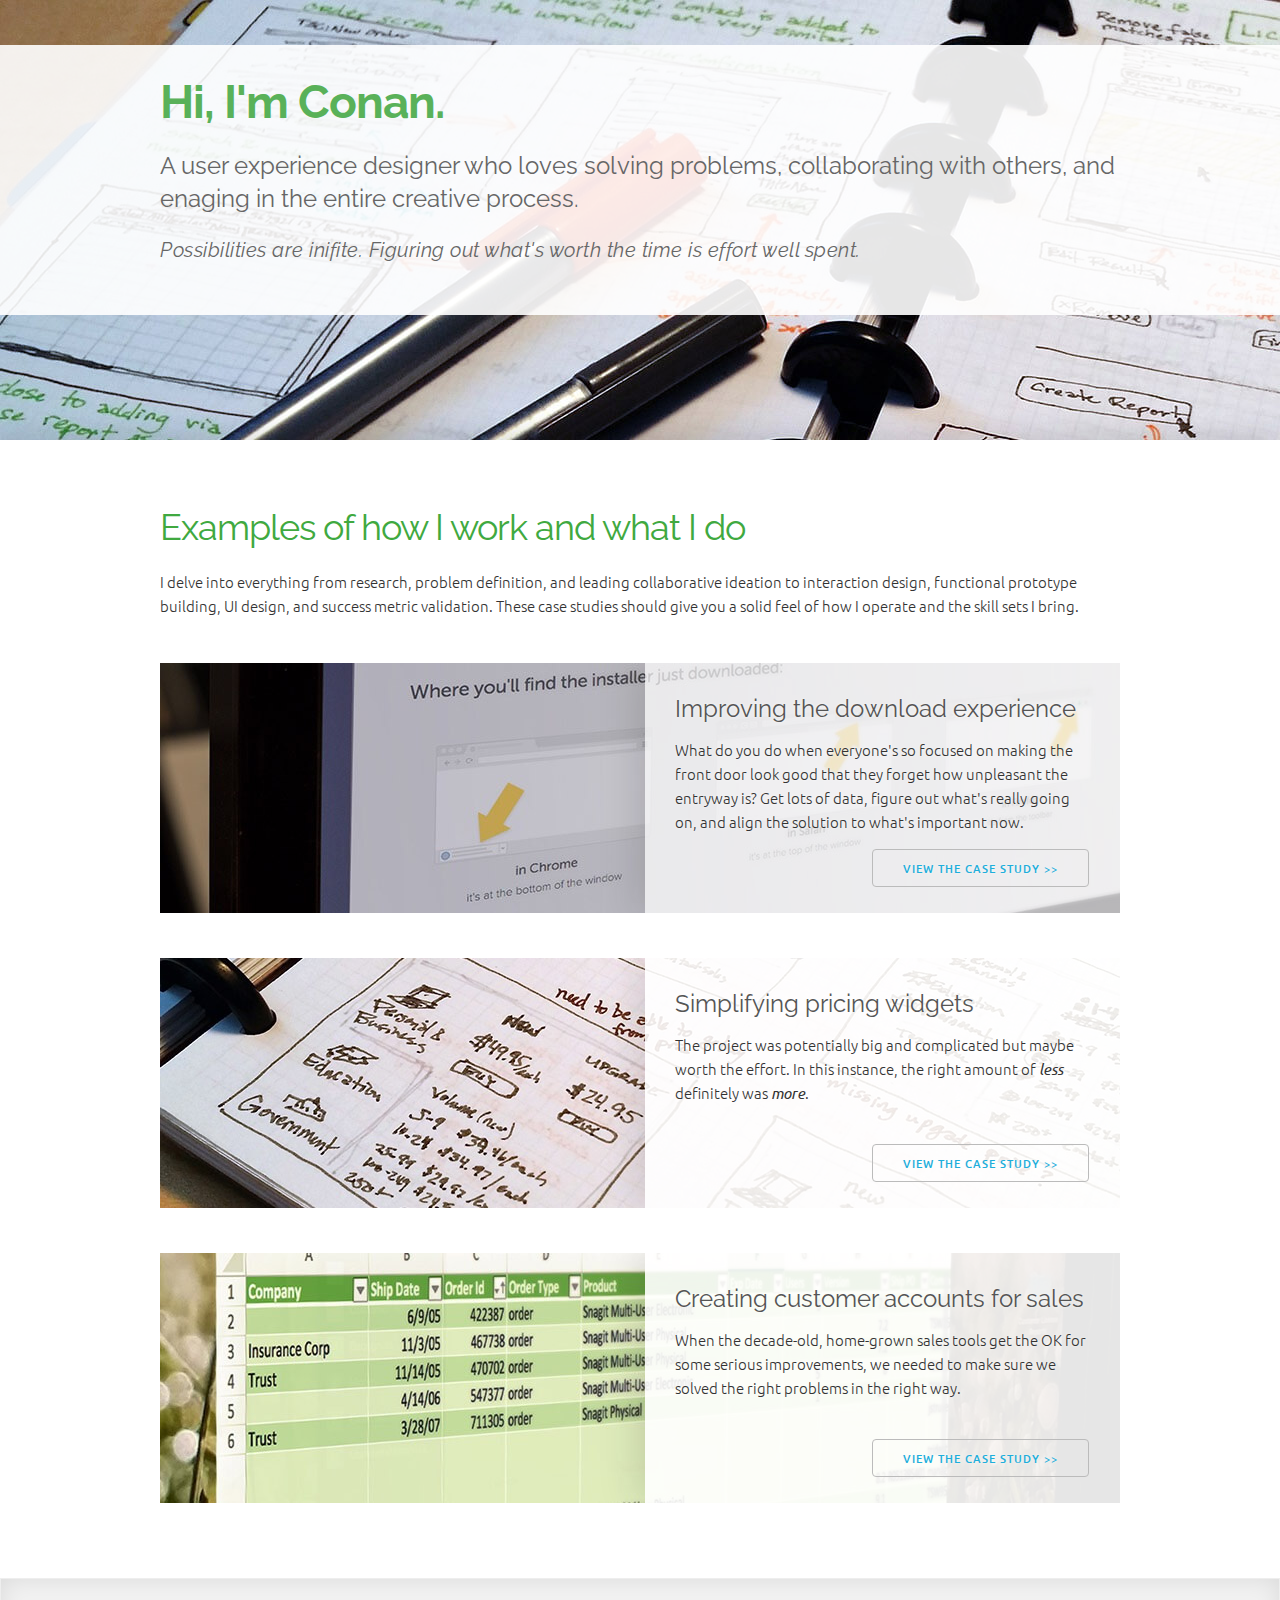
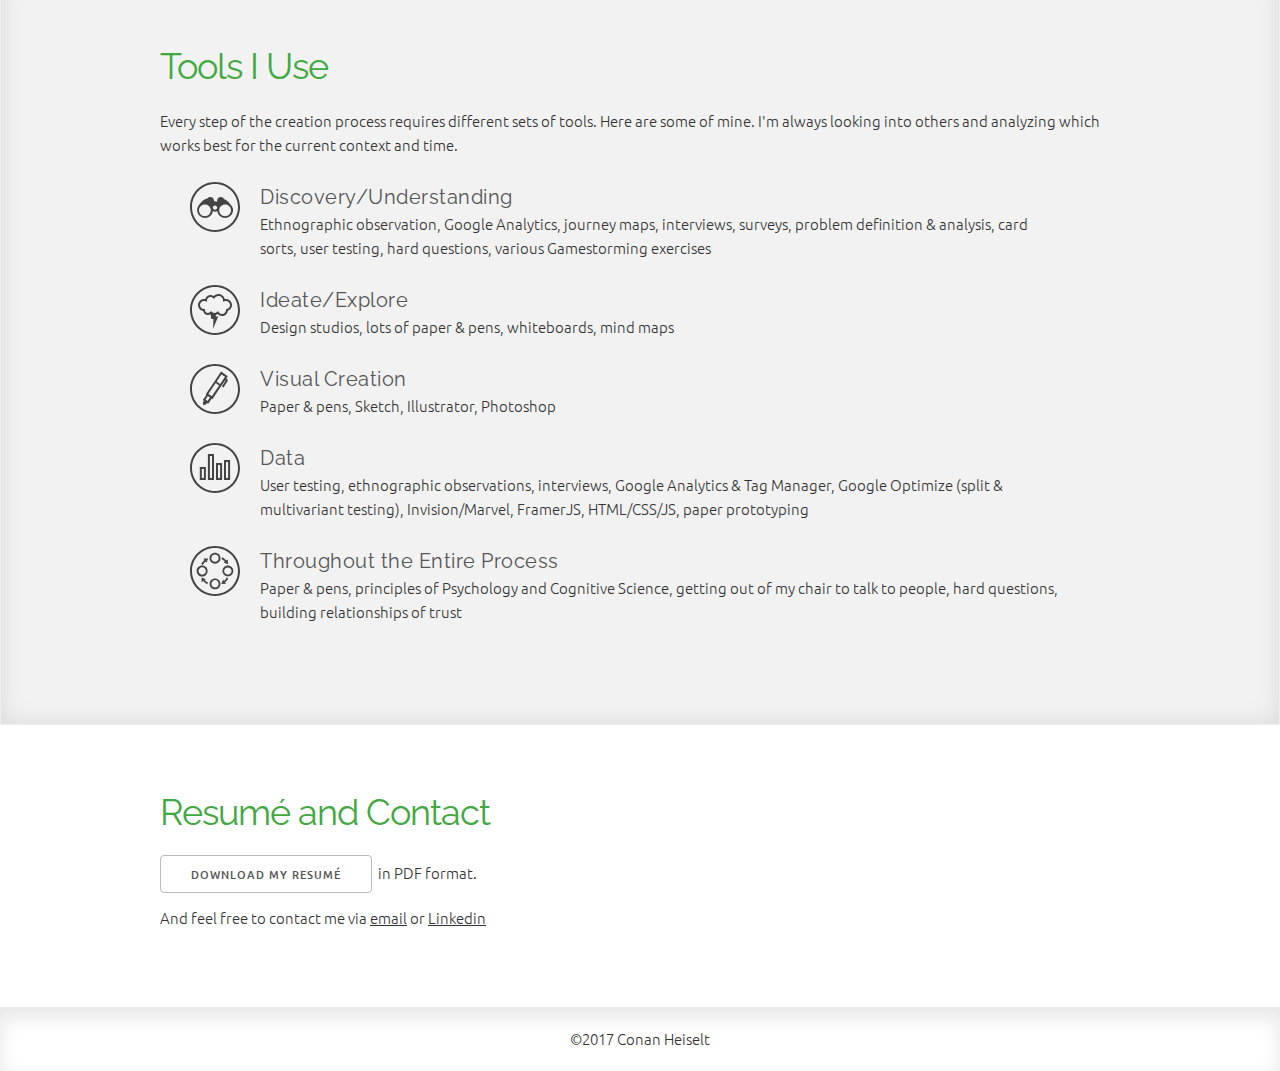
<file: index.html>
<!DOCTYPE html>
<html lang="en">

<head>
    <!-- Basic Page Needs
  –––––––––––––––––––––––––––––––––––––––––––––––––– -->
    <meta charset="utf-8">
    <title>Portfolio of Conan Heiselt</title>
    <meta name="description" content="">
    <meta name="author" content="">
    <!-- Mobile Specific Metas
  –––––––––––––––––––––––––––––––––––––––––––––––––– -->
    <meta name="viewport" content="width=device-width, initial-scale=1">
    <!-- FONT
  –––––––––––––––––––––––––––––––––––––––––––––––––– -->
    <link href="//fonts.googleapis.com/css?family=Raleway:400,700" rel="stylesheet" type="text/css">
    <link href='https://fonts.googleapis.com/css?family=Ubuntu:300,500' rel='stylesheet' type='text/css'>
    <!-- CSS
  –––––––––––––––––––––––––––––––––––––––––––––––––– -->
    <link rel="stylesheet" href="css/normalize.css">
    <link rel="stylesheet" href="css/skeleton.css">
    <link rel=stylesheet href="css/styles.css">
    <!-- Favicon
  –––––––––––––––––––––––––––––––––––––––––––––––––– -->
    <link rel="icon" type="image/png" href="images/favicon.png">
</head>

<body>
  <!-- Google Tag Manager -->
  <noscript><iframe src="//www.googletagmanager.com/ns.html?id=GTM-T27KD2"
  height="0" width="0" style="display:none;visibility:hidden"></iframe></noscript>
  <script>(function(w,d,s,l,i){w[l]=w[l]||[];w[l].push({'gtm.start':
  new Date().getTime(),event:'gtm.js'});var f=d.getElementsByTagName(s)[0],
  j=d.createElement(s),dl=l!='dataLayer'?'&l='+l:'';j.async=true;j.src=
  '//www.googletagmanager.com/gtm.js?id='+i+dl;f.parentNode.insertBefore(j,f);
  })(window,document,'script','dataLayer','GTM-T27KD2');</script>
  <!-- End Google Tag Manager -->

    <!-- Primary Page Layout
  –––––––––––––––––––––––––––––––––––––––––––––––––– -->
    <div class="section hero">
      <div class="banner">        
          <div class="container">
              <div class="row">
                  <h1>Hi, I'm Conan.</h1>
              </div>
              <div class="row">
                  <h4>A user experience designer who loves solving problems, collaborating with others, and enaging in the entire creative process. </h4>
              </div>
              <div class="row">
                  <h5 class="em">Possibilities are inifite. Figuring out what's worth the time is effort well spent.</h5>
              </div>
          </div>
      </div>
    </div>

    <div class="section portfolio">
        <div class="container">
            <div class="row container-header">
                <div class="twelve columns">
                    <h2>Examples of how I work and what I do</h2>
                    <p>I delve into everything from research, problem definition, and leading collaborative ideation to interaction design, functional prototype building, UI design, and success metric validation. These case studies should give you a solid feel of how I operate and the skill sets I bring.</p>
                </div>
            </div>
            <a href="download-pages.html">
              <div class="row box-item">
                  <div class="one-half column text">
                      <h4 class="box-header">
                          Improving the download experience
                      </h4>
                      <div class="box-body">
                          What do you do when everyone's so focused on making the front door look good that they forget how unpleasant the entryway is? Get lots of data, figure out what's really going on, and align the solution to what's important now.
                      </div>
                      <div class="case-link button">View the case study &gt;&gt;</div>
                  </div>
                  <div class="shade"></div>
                  <img src="./images/header-download-thumb.jpg" alt="" class="box-image">
              </div>
            </a>
            <a href="widgets.html">  
              <div class="row box-item" id="widgets-box">
                  <div class="one-half column text">
                      <h4 class="box-header">
                          Simplifying pricing widgets
                      </h4>
                      <div class="box-body">
                          The project was potentially big and complicated but maybe worth the effort. In this instance, the right amount of <em>less</em> definitely was <em>more</em>.
                      </div>
                      <div class="case-link button">View the case study &gt;&gt;</div>
                  </div>
                  <div class="shade"></div>
                  <img src="./images/header-widgets-thumb.jpg" alt="" class="box-image">
              </div>
            </a>
            <a href="accounts.html">
              <div class="row box-item" id="accounts-box">
                  <div class="one-half column text">
                      <h4 class="box-header">
                          Creating customer accounts for sales
                      </h4>
                      <div class="box-body">
                          When the decade-old, home-grown sales tools get the OK for some serious improvements, we needed to make sure we solved the right problems in the right way.
                      </div>
                      <div class="case-link button">View the case study &gt;&gt;</div>
                  </div>
                  <div class="shade"></div>
                  <img src="./images/header-accounts-thumb.jpg" alt="" class="box-image">
              </div>
            </a>
        </div>
    </div>

    <div class="section tools">
        <div class="container">
            <div class="row container-header">
                <div class="twelve columns">
                  <h2>Tools I Use</h2>
                  <p>Every step of the creation process requires different sets of tools. Here are some of mine. I'm always looking into others and analyzing which works best for the current context and time.</p>
                </div>
            </div>

            <div class="row tool-row">
                <div class="tool-glyph">
                  <img src="images/tools-icon-discovery.svg" alt="Discovery tools glyph">
                </div>
                <div class="tool-set">
                    <h5>Discovery/Understanding</h5>
                        <p>Ethnographic observation, Google Analytics, journey maps, interviews, surveys, problem definition &amp; analysis, card sorts, user testing, hard questions, various Gamestorming exercises</p>
                </div>
            </div>

            <div class="row tool-row">
                <div class="tool-glyph">
                  <img src="images/tools-icon-ideate.svg" alt="Ideating tools glyph">
                </div>
                <div class="tool-set">
                    <h5>Ideate/Explore</h5>
                    <p>Design studios, lots of paper &amp; pens, whiteboards, mind maps</p>
                </div>
            </div>

            <div class="row tool-row">
                <div class="tool-glyph">
                  <img src="images/tools-icon-visual.svg" alt="Visual tools glyph">
                 </div>
                <div class="tool-set">
                   <h5>Visual Creation</h5>
                    <p>Paper &amp; pens, Sketch, Illustrator, Photoshop</p>
                </div>
            </div>

            <div class="row tool-row">
                <div class="tool-glyph">
                  <img src="images/tools-icon-testing.svg" alt="Testing tools glyph">
                </div>
                <div class="tool-set">
                    <h5>Data</h5>
                    <p>User testing, ethnographic observations, interviews, Google Analytics &amp; Tag Manager, Google Optimize (split &amp; multivariant testing), Invision/Marvel, FramerJS, HTML/CSS/JS, paper prototyping</p>
                  </div>
            </div>

            <div class="row tool-row">
                <div class="tool-glyph">
                  <img src="images/tools-icon-throughout.svg" alt="Tools used throughout the process glyph">
                </div>
                <div class="tool-set">
                    <h5>Throughout the Entire Process</h5>
                    <p>Paper &amp; pens, principles of Psychology and Cognitive Science, getting out of my chair to talk to people, hard questions, building relationships of trust</p>
                </div>
            </div>

        </div>
    </div>

    <div class="section contact">
        <div class="container">
            <div class="row container-header">
                <div class="twelve columns">
                  <h2>Resumé and Contact</h2>
                  <p><a class="resume-download button" href="conan-heiselt-resume.pdf">Download my resumé</a>&nbsp; in PDF format.</p>
                  <p>And feel free to contact me via <a href="mailto:conan.heiselt@gmail.com?subject=contact from website" alt="email me">email</a> or <a href="https://www.linkedin.com/in/cheiselt">Linkedin</a></p>
                </div>
            </div>
        </div>
    </div>

    <div class="section footer" id="home-footer">
      <div class="container">
        <div class="row">
          &copy;2017 Conan Heiselt
        </div>
      </div>
    </div>

    <!-- End Document
  –––––––––––––––––––––––––––––––––––––––––––––––––– -->
</body>

</html>
</file>
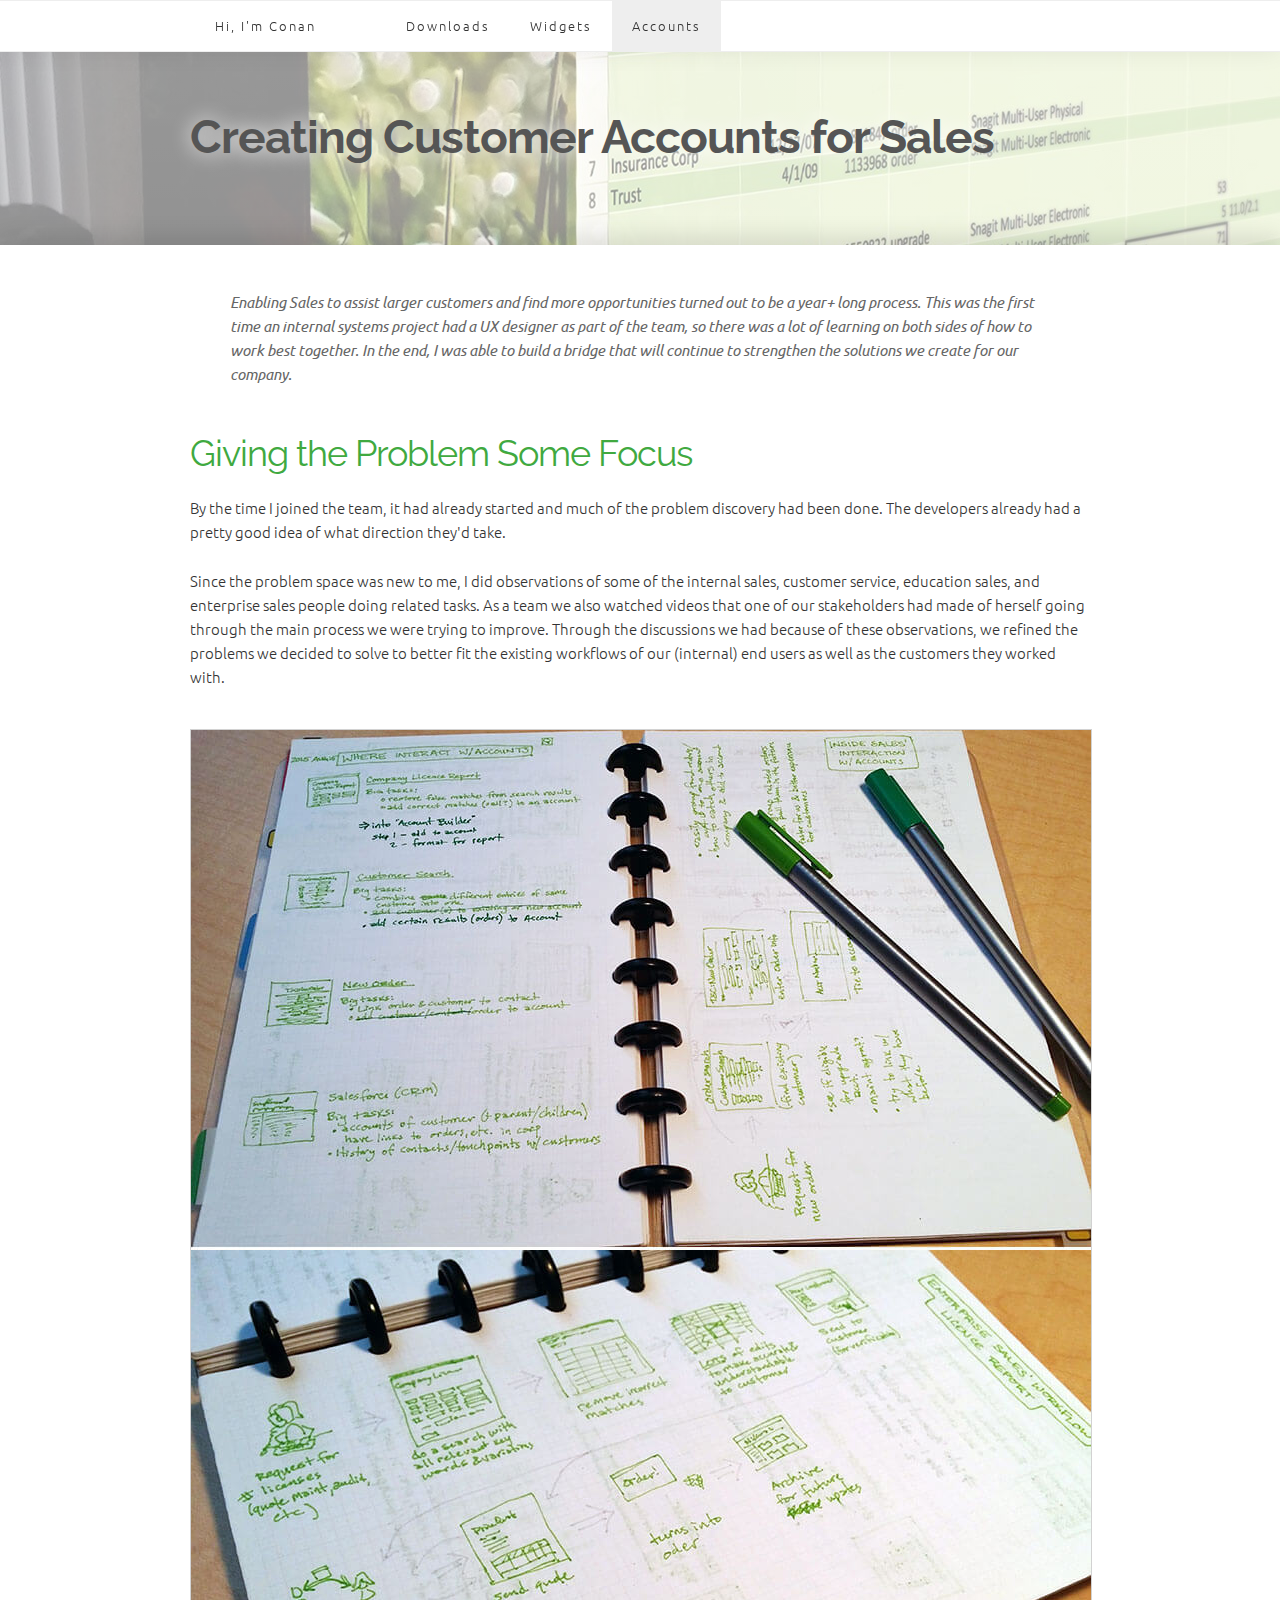
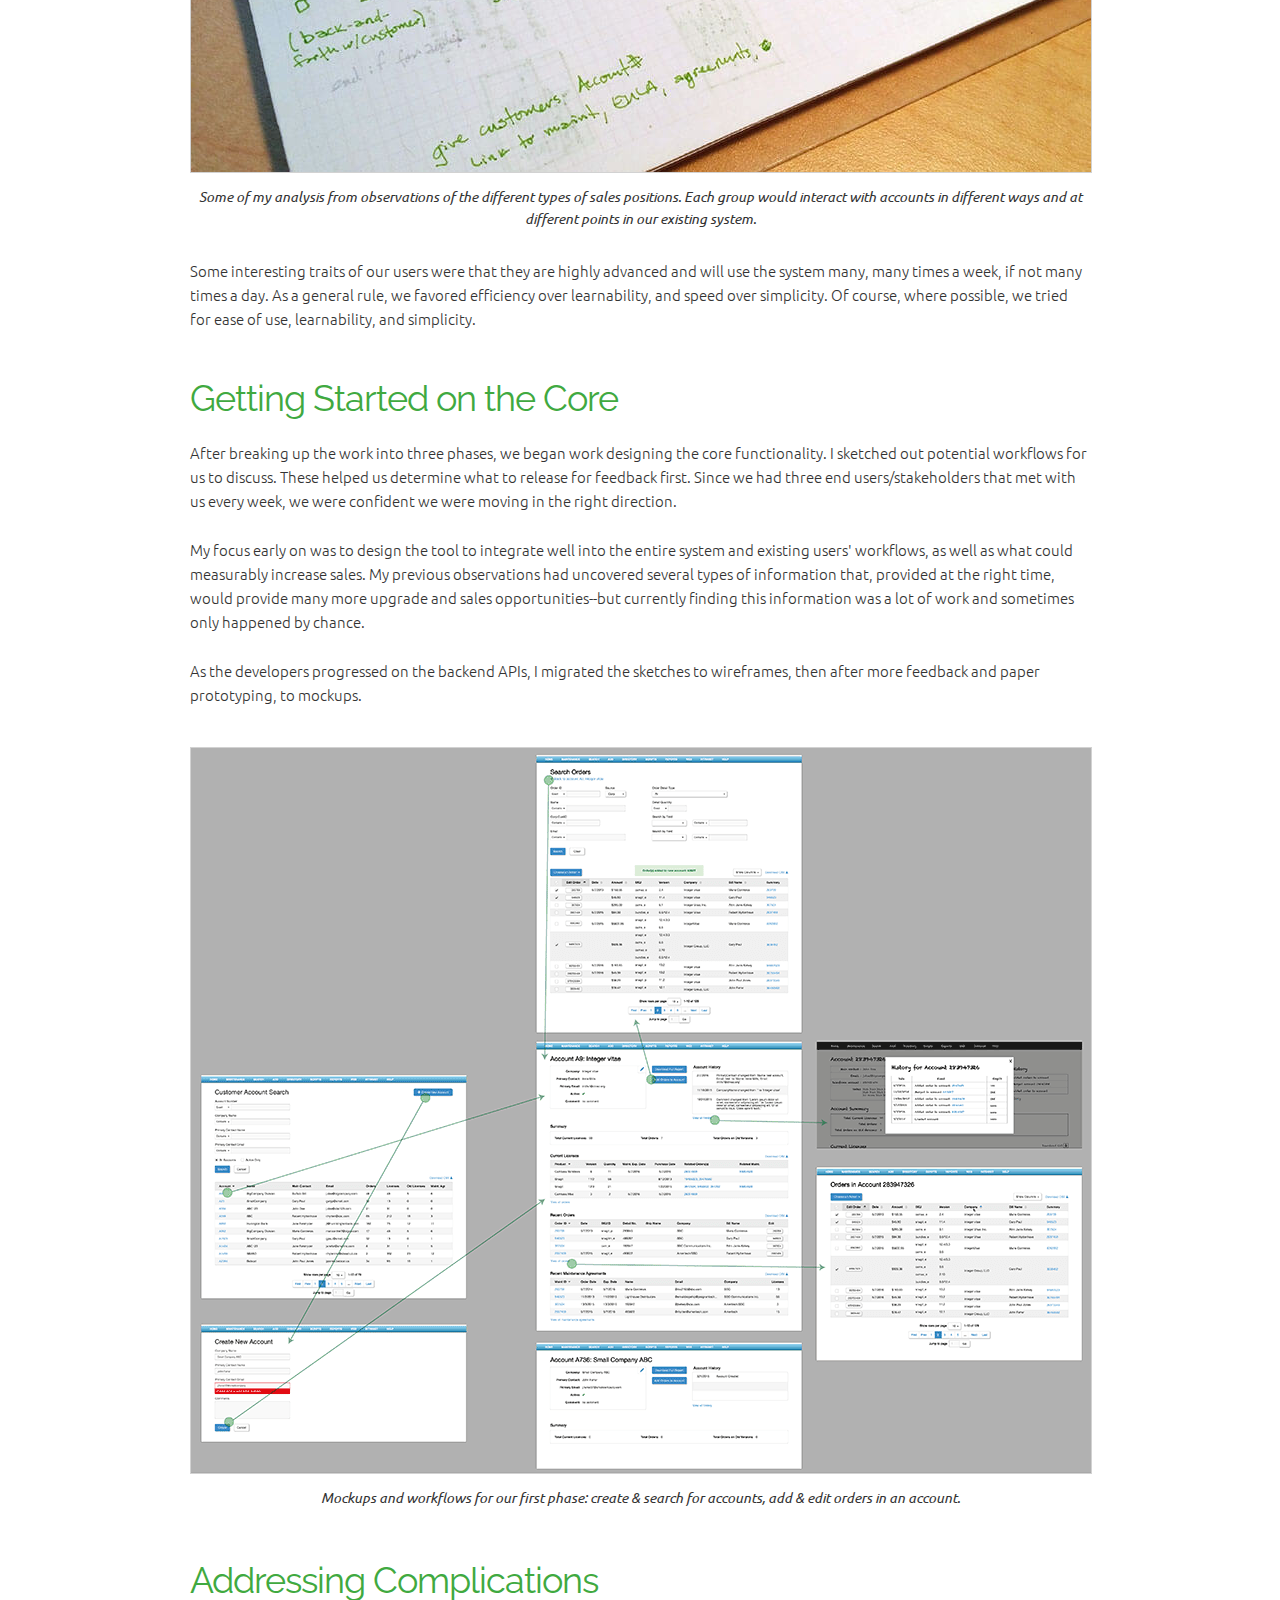
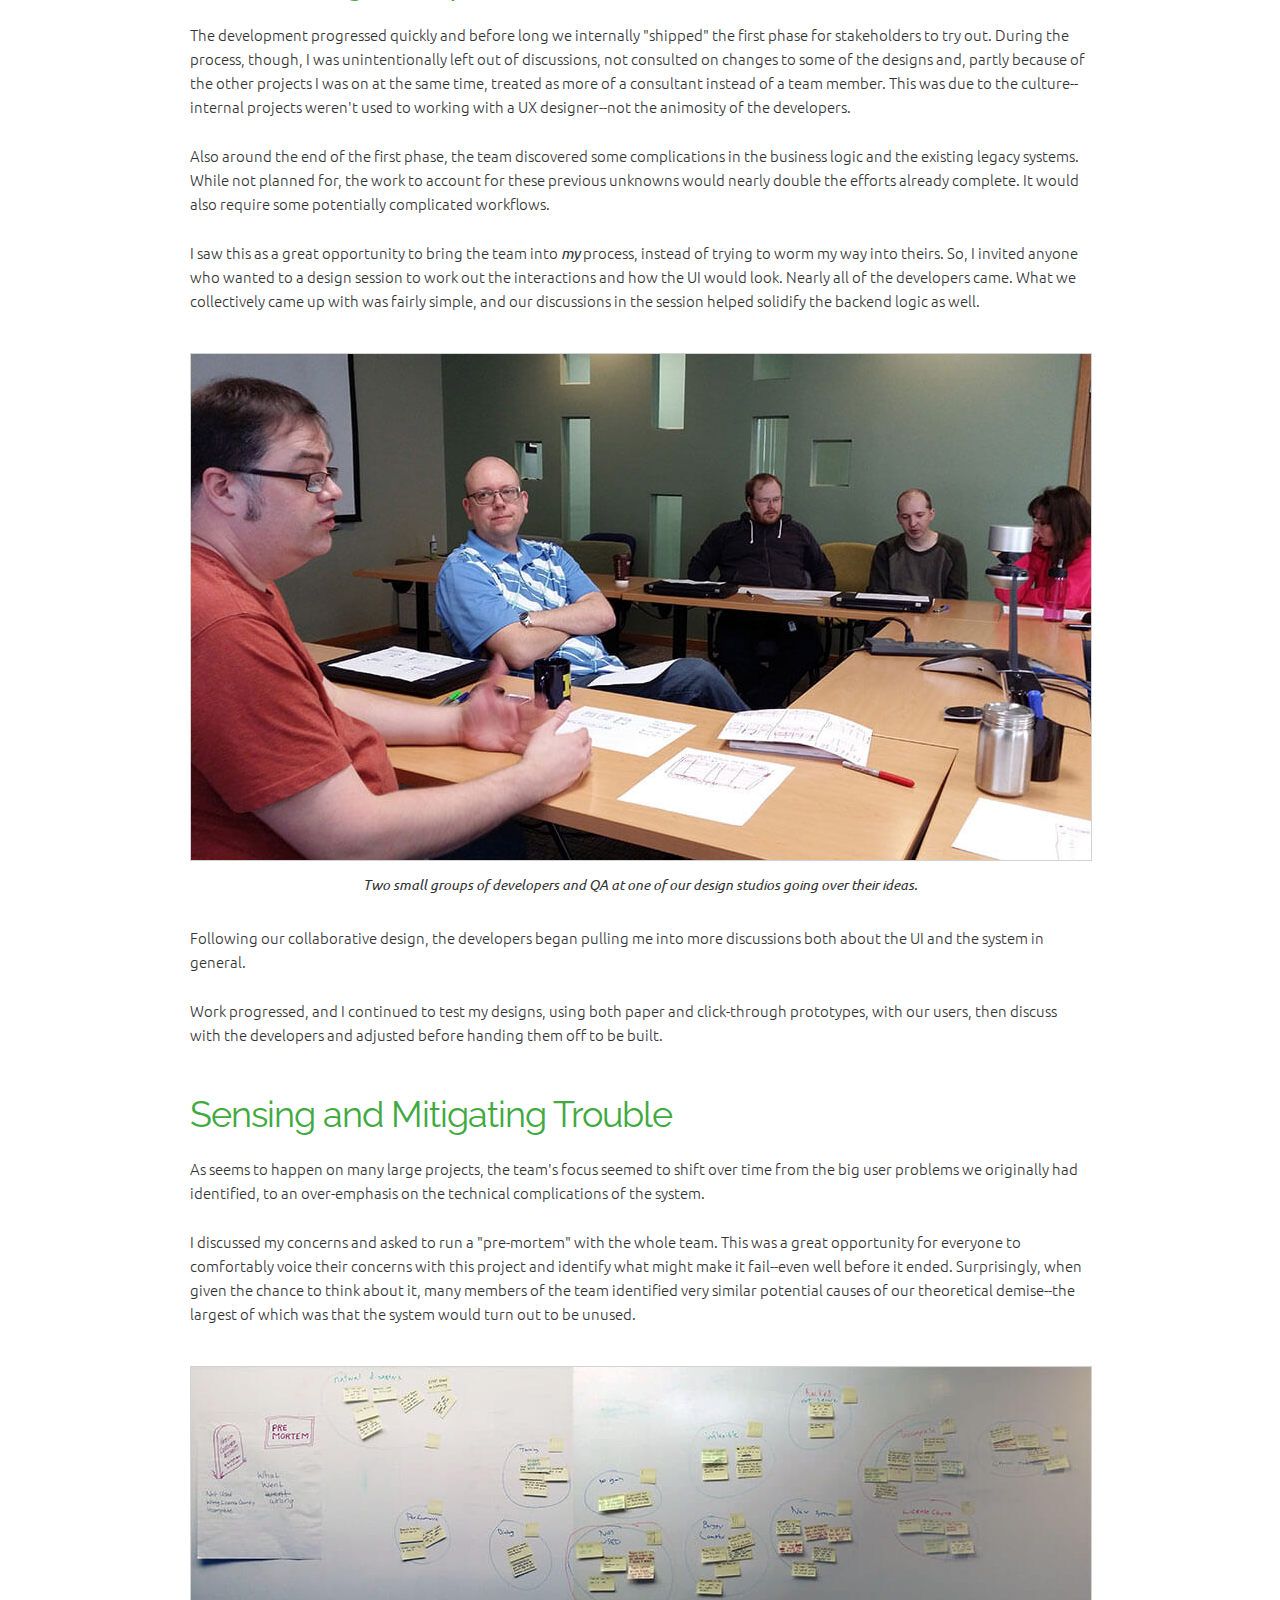
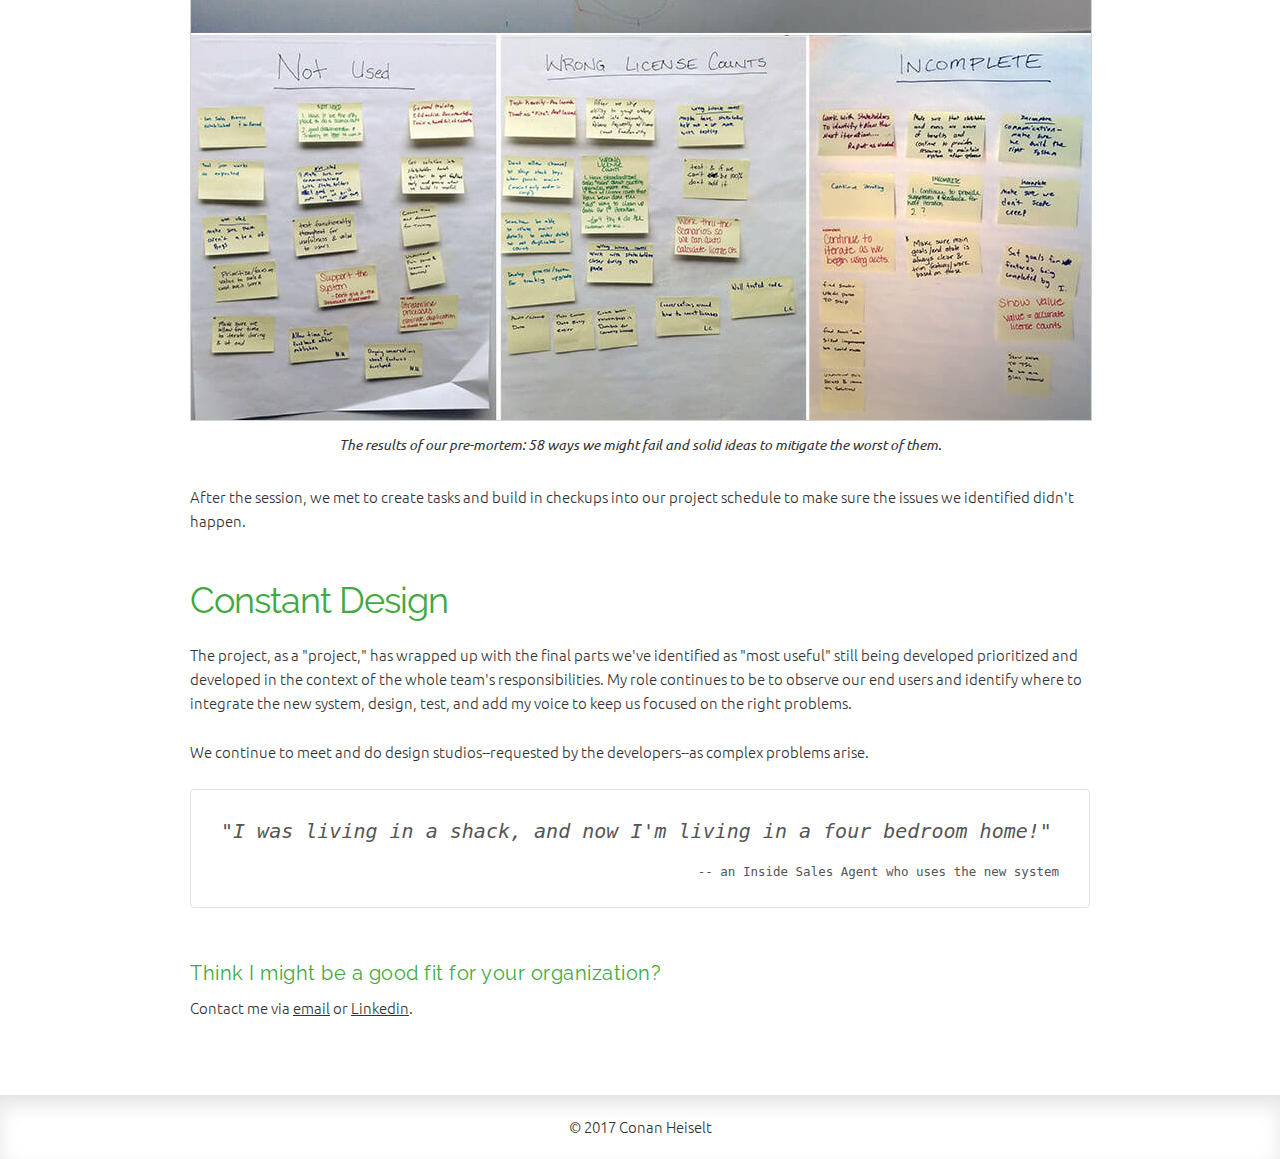
<file: accounts.html>
<!DOCTYPE html>
<html>
<head>
    <!-- Basic Page Needs
  –––––––––––––––––––––––––––––––––––––––––––––––––– -->
    <meta charset="utf-8">
	<title>Portfolio of Conan Heiselt - Creating Customer Accounts for Sales</title>
    <meta name="description" content="">
    <meta name="author" content="">
    <!-- Mobile Specific Metas
  –––––––––––––––––––––––––––––––––––––––––––––––––– -->
    <meta name="viewport" content="width=device-width, initial-scale=1">
    <!-- FONT
  –––––––––––––––––––––––––––––––––––––––––––––––––– -->
    <link href="//fonts.googleapis.com/css?family=Raleway:400,700" rel="stylesheet" type="text/css">
    <link href='https://fonts.googleapis.com/css?family=Ubuntu:300,500' rel='stylesheet' type='text/css'>
    <!-- CSS
  –––––––––––––––––––––––––––––––––––––––––––––––––– -->
    <link rel="stylesheet" href="css/normalize.css">
    <link rel="stylesheet" href="css/skeleton.css">
    <link rel=stylesheet href="css/styles.css">
    <!-- Favicon
  –––––––––––––––––––––––––––––––––––––––––––––––––– -->
    <link rel="icon" type="image/png" href="images/favicon.png">
</head>
<body>
  <!-- Google Tag Manager -->
  <noscript><iframe src="//www.googletagmanager.com/ns.html?id=GTM-T27KD2"
  height="0" width="0" style="display:none;visibility:hidden"></iframe></noscript>
  <script>(function(w,d,s,l,i){w[l]=w[l]||[];w[l].push({'gtm.start':
  new Date().getTime(),event:'gtm.js'});var f=d.getElementsByTagName(s)[0],
  j=d.createElement(s),dl=l!='dataLayer'?'&l='+l:'';j.async=true;j.src=
  '//www.googletagmanager.com/gtm.js?id='+i+dl;f.parentNode.insertBefore(j,f);
  })(window,document,'script','dataLayer','GTM-T27KD2');</script>
  <!-- End Google Tag Manager -->

	<nav class="navbar">
		<div class="container">
		    <ul class="navbar-list">
		        <li class="home-item">
		        	<a href="widgets.html" title="Pricing widgets" class="nav-arrow navbar-link"><span class="navbar-item">&lt;</span></a>
		        	<a href="./" title="Home" class="navbar-link"><span class="navbar-item home-item">Hi, I'm Conan</span></a>
		        	<span class="navbar-item nav-arrow">&nbsp;</span>
		        </li>
		     	<li><a href="download-pages.html" class="navbar-link" title="Downloads"><span  class="navbar-item">Downloads</span></a></li>
		     	<li><a href="widgets.html" class="navbar-link"><span class="navbar-item">Widgets</span></a></li>
		     	<li><span class="navbar-item current">Accounts</span></li>
		    </ul>
		</div>
	</nav>

	<div class="section header" id="accounts-header">
		<div class="container">
			<div class="row">
				<h1>Creating Customer Accounts for Sales</h1>
			</div>
		</div>
	</div>

	<div class="section content">
		<div class="container">
			<div class="row summary">
				<p>Enabling Sales to assist larger customers and find more opportunities turned out to be a year+ long process. This was the first time an internal systems project had a UX designer as part of the team, so there was a lot of learning on both sides of how to work best together. In the end, I was able to build a bridge that will continue to strengthen the solutions we create for our company.</p>			
			</div>
		</div>

		<div class="container">
			<div class="row">
				<h2>Giving the Problem Some Focus</h2>

				<p>By the time I joined the team, it had already started and much of the problem discovery had been done. The developers already had a pretty good idea of what direction they'd take.</p>

				<p>Since the problem space was new to me, I did observations of some of the internal sales, customer service, education sales, and enterprise sales people doing related tasks. As a team we also watched videos that one of our stakeholders had made of herself going through the main process we were trying to improve. Through the discussions we had because of these observations, we refined the problems we decided to solve to better fit the existing workflows of our (internal) end users as well as the customers they worked with.</p>

				<div class="portfolio-image">
					<img src="./images/accounts1.jpg" alt="analysis of sales' workflows and where they could interact with accounts">
					<div class="caption">Some of my analysis from observations of the different types of sales positions. Each group would interact with accounts in different ways and at different points in our existing system.</div>
				</div>				

				<p>Some interesting traits of our users were that they are highly advanced and will use the system many, many times a week, if not many times a day. As a general rule, we favored efficiency over learnability, and speed over simplicity. Of course, where possible, we tried for ease of use, learnability, and simplicity.</p>

				<h2>Getting Started on the Core</h2>

				<p>After breaking up the work into three phases, we began work designing the core functionality. I sketched out potential workflows for us to discuss. These helped us determine what to release for feedback first. Since we had three end users/stakeholders that met with us every week, we were confident we were moving in the right direction.</p>

				<p>My focus early on was to design the tool to integrate well into the entire system and existing users' workflows, as well as what could measurably increase sales. My previous observations had uncovered several types of information that, provided at the right time, would provide many more upgrade and sales opportunities--but currently finding this information was a lot of work and sometimes only happened by chance.</p>

				<p>As the developers progressed on the backend APIs, I migrated the sketches to wireframes, then after more feedback and paper prototyping, to mockups.</p>

				<div class="portfolio-image">
					<img src="./images/accounts3.png" alt="core account workflow mockups and interaction flow">
					<div class="caption">Mockups and workflows for our first phase: create &amp; search for accounts, add &amp; edit orders in an account.</div>
				</div>				


				<h2>Addressing Complications</h2>		

				<p>The development progressed quickly and before long we internally "shipped" the first phase for stakeholders to try out. During the process, though, I was unintentionally left out of discussions, not consulted on changes to some of the designs and, partly because of the other projects I was on at the same time, treated as more of a consultant instead of a team member. This was due to the culture--internal projects weren't used to working with a UX designer--not the animosity of the developers.</p>

				<p>Also around the end of the first phase, the team discovered some complications in the business logic and the existing legacy systems. While not planned for, the work to account for these previous unknowns would nearly double the efforts already complete. It would also require some potentially complicated workflows.</p>

				<p>I saw this as a great opportunity to bring the team into <em>my</em> process, instead of trying to worm my way into theirs. So, I invited anyone who wanted to a design session to work out the interactions and how the UI would look. Nearly all of the developers came. What we collectively came up with was fairly simple, and our discussions in the session helped solidify the backend logic as well.</p>

				<div class="portfolio-image">
					<img src="./images/accounts5.jpg" alt="developers and QA participating in small groups during a design studio">
					<div class="caption">Two small groups of developers and QA at one of our design studios going over their ideas.</div>
				</div>				

				<p>Following our collaborative design, the developers began pulling me into more discussions both about the UI and the system in general.</p>

				<p>Work progressed, and I continued to test my designs, using both paper and click-through prototypes, with our users, then discuss with the developers and adjusted before handing them off to be built.</p>


				<h2>Sensing and Mitigating Trouble</h2>

				<p>As seems to happen on many large projects, the team's focus seemed to shift over time from the big user problems we originally had identified, to an over-emphasis on the technical complications of the system.</p>

				<p>I discussed my concerns and asked to run a "pre-mortem" with the whole team. This was a great opportunity for everyone to comfortably voice their concerns with this project and identify what might make it fail--even well before it ended. Surprisingly, when given the chance to think about it, many members of the team identified very similar potential causes of our theoretical demise--the largest of which was that the system would turn out to be unused.</p>

				<div class="portfolio-image">
					<img src="./images/accounts7.jpg" alt="whiteboard of premortem concerns and brainstorm of possible mitigations">
					<div class="caption">The results of our pre-mortem: 58 ways we might fail and solid ideas to mitigate the worst of them.</div>
				</div>				

				<p>After the session, we met to create tasks and build in checkups into our project schedule to make sure the issues we identified didn't happen.</p>


				<h2>Constant Design</h2>

				<p>The project, as a "project," has wrapped up with the final parts we've identified as "most useful" still being developed prioritized and developed in the context of the whole team's responsibilities. My role continues to be to observe our end users and identify where to integrate the new system, design, test, and add my voice to keep us focused on the right problems.</p>

				<p>We continue to meet and do design studios--requested by the developers--as complex problems arise.</p>

				<p></p>

				<div class="quote prettyprint"><div class="em">"I was living in a shack, and now I'm living in a four bedroom home!"</div><div class="right-align">-- an Inside Sales Agent who uses the new system</div> </div>
				

			</div>

            <div class="row contact-footer">
                <div class="twelve columns">
                  <h5>Think I might be a good fit for your organization?</h5>
                  <p>Contact me via <a href="mailto:conan.heiselt@gmail.com?subject=contact from website" "email me">email</a> or <a href="https://www.linkedin.com/in/cheiselt">Linkedin</a>.</p>
                </div>
            </div>
		</div>
			
		
	</div>

    <div class="section footer" id="accounts-header">
      <div class="container">
        <div class="row">
          &copy; 2017 Conan Heiselt
        </div>
      </div>
    </div>

</body>
</html>
</file>
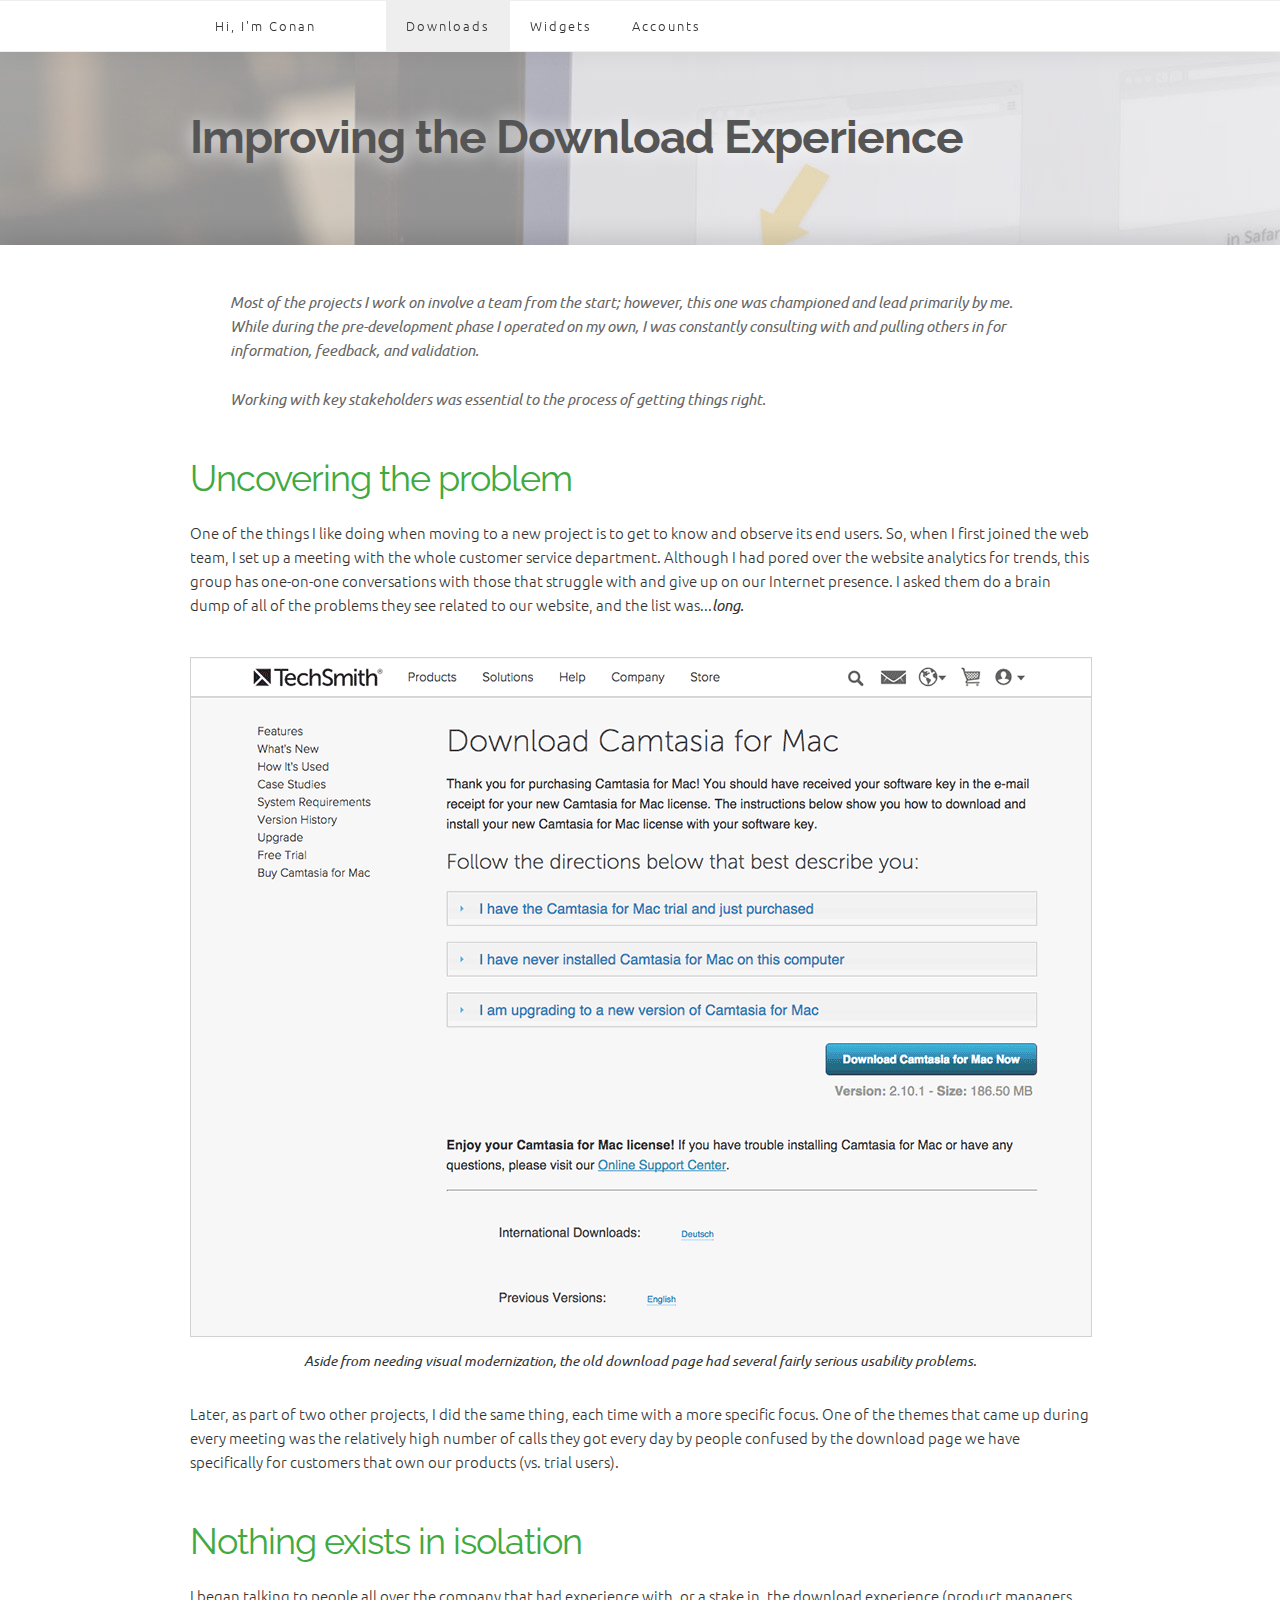
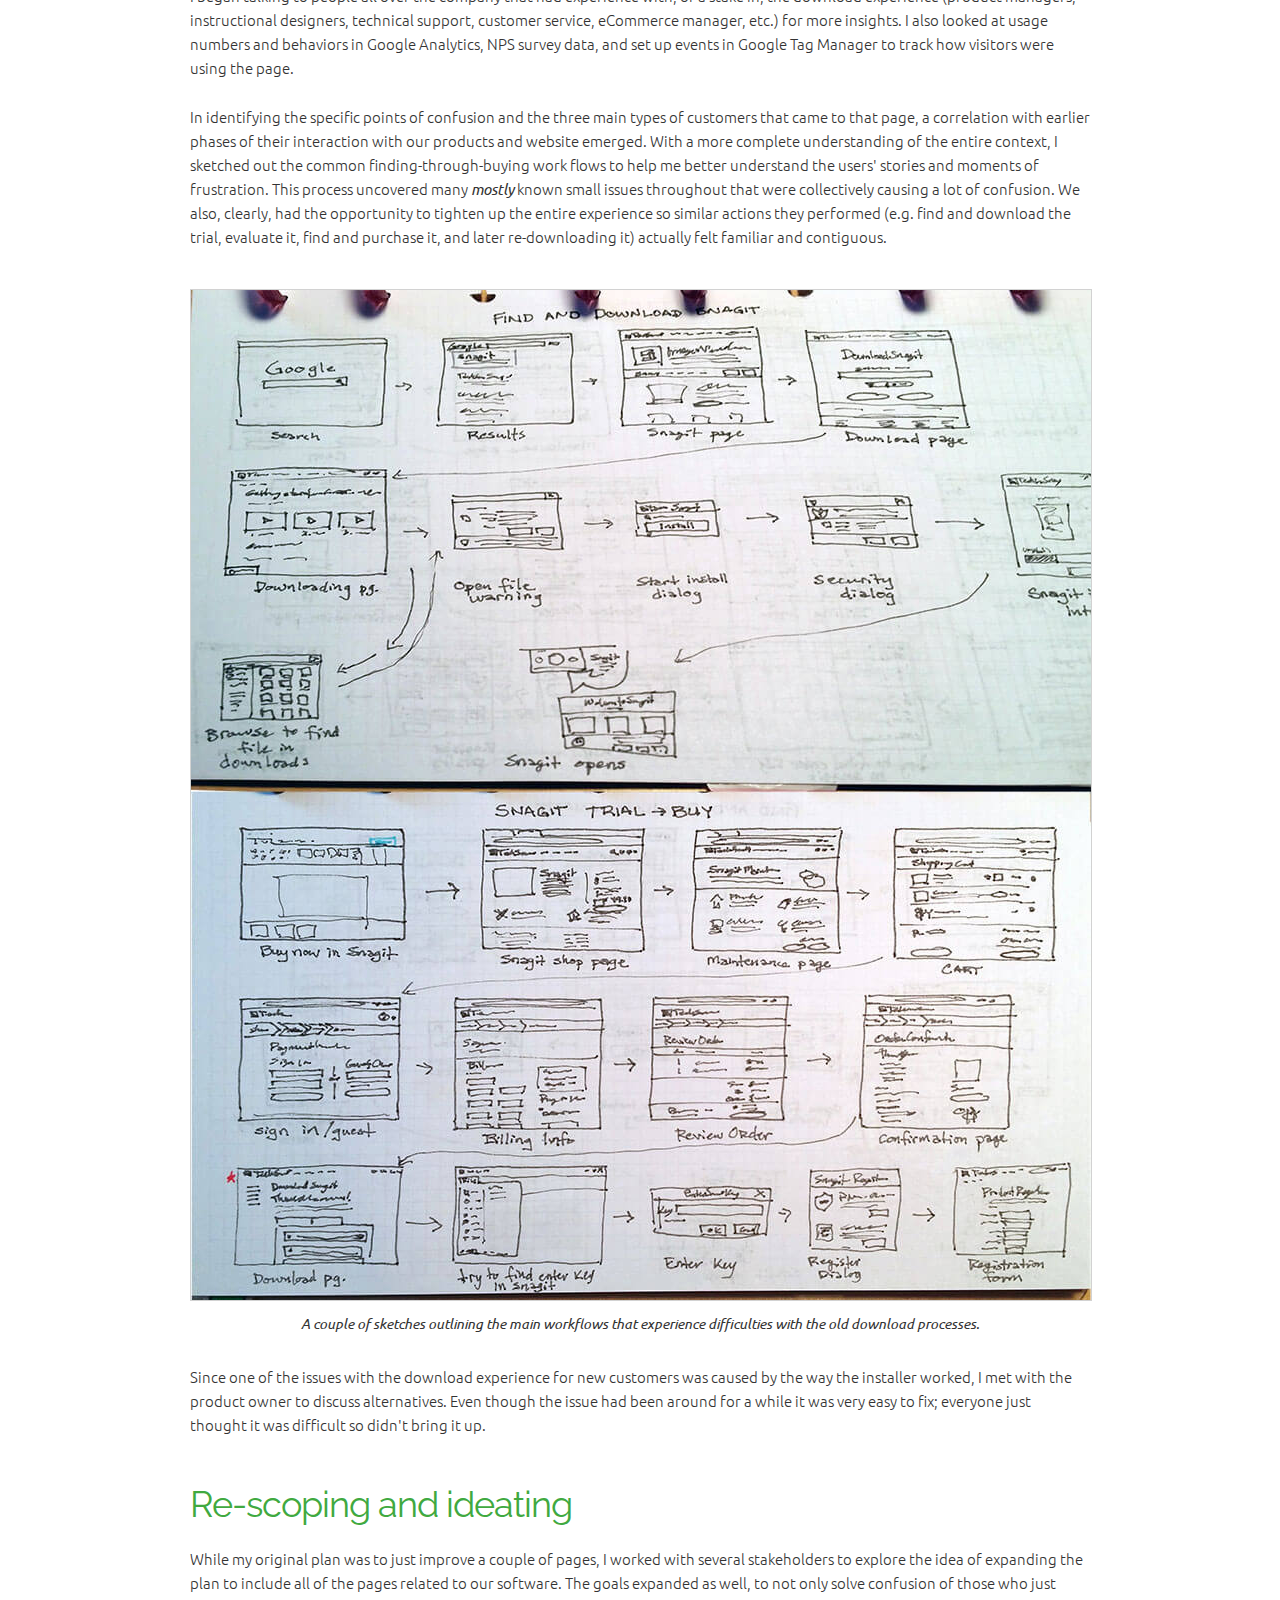
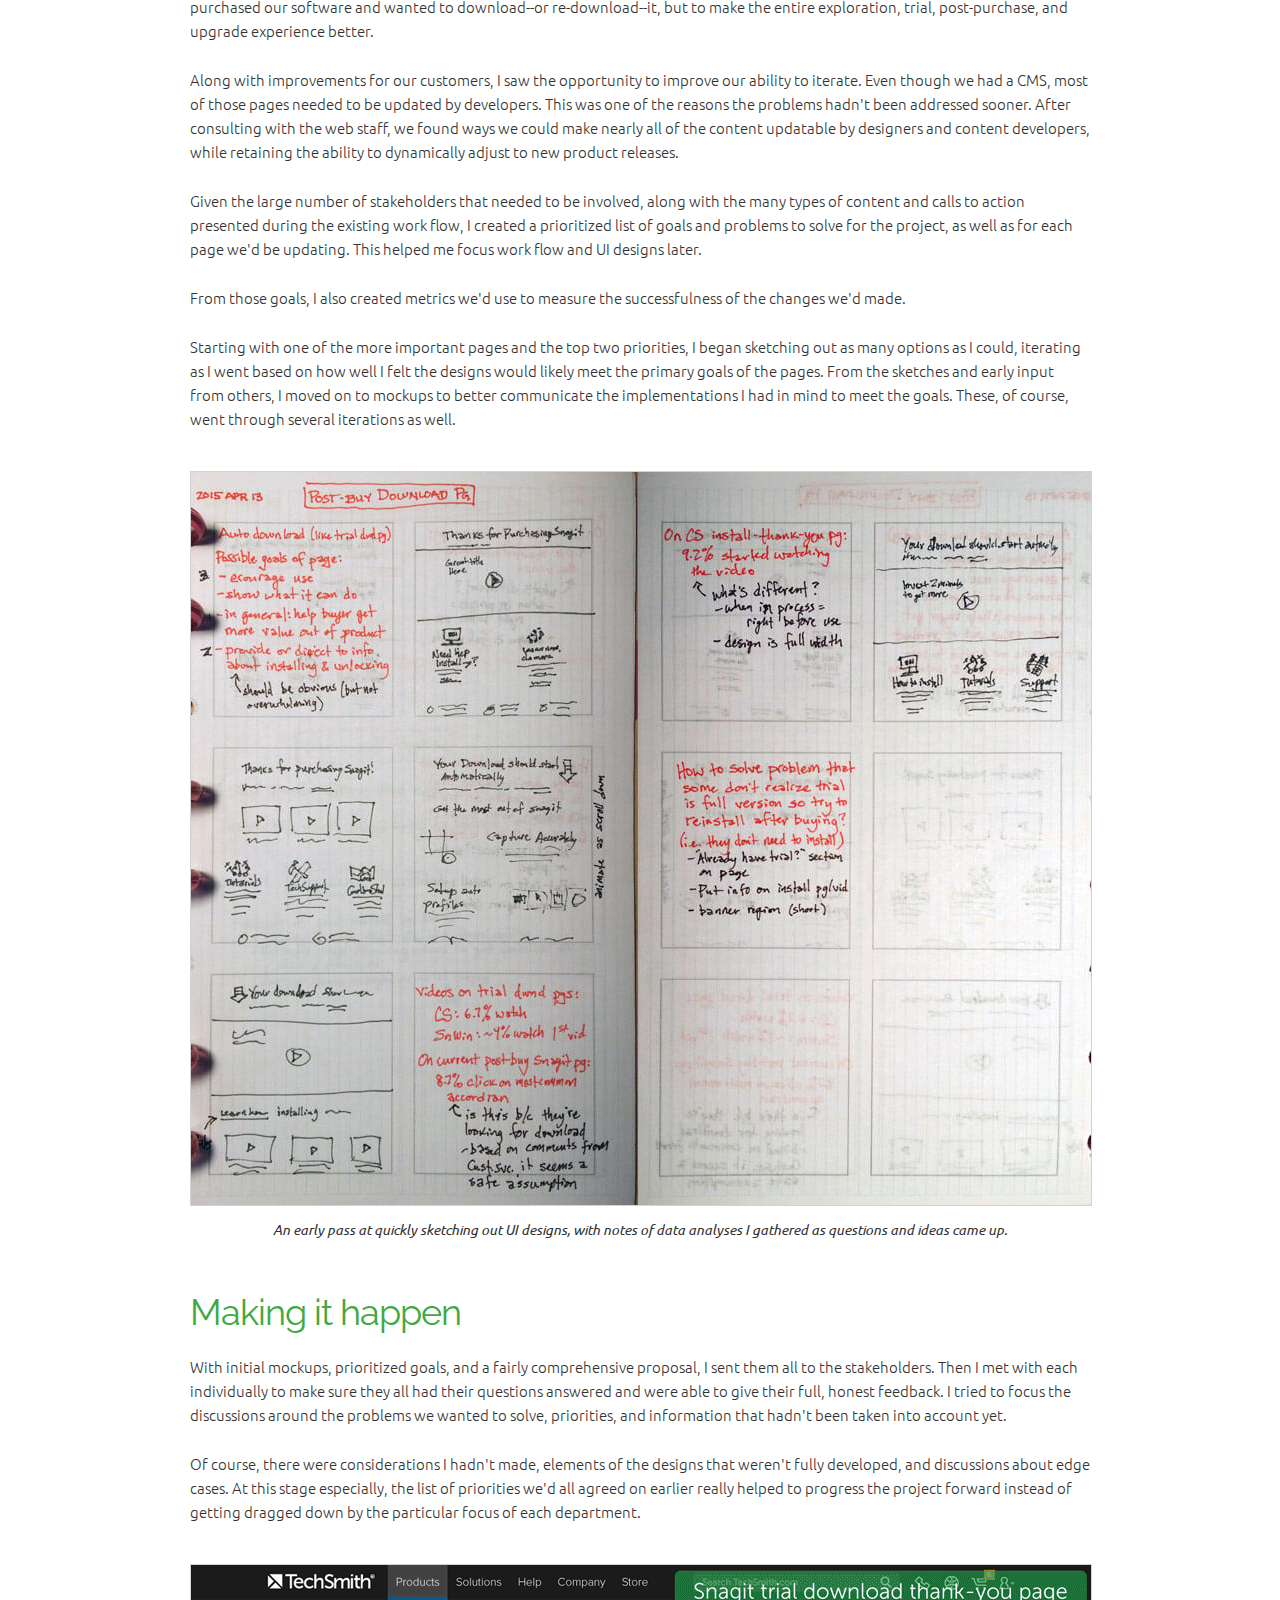
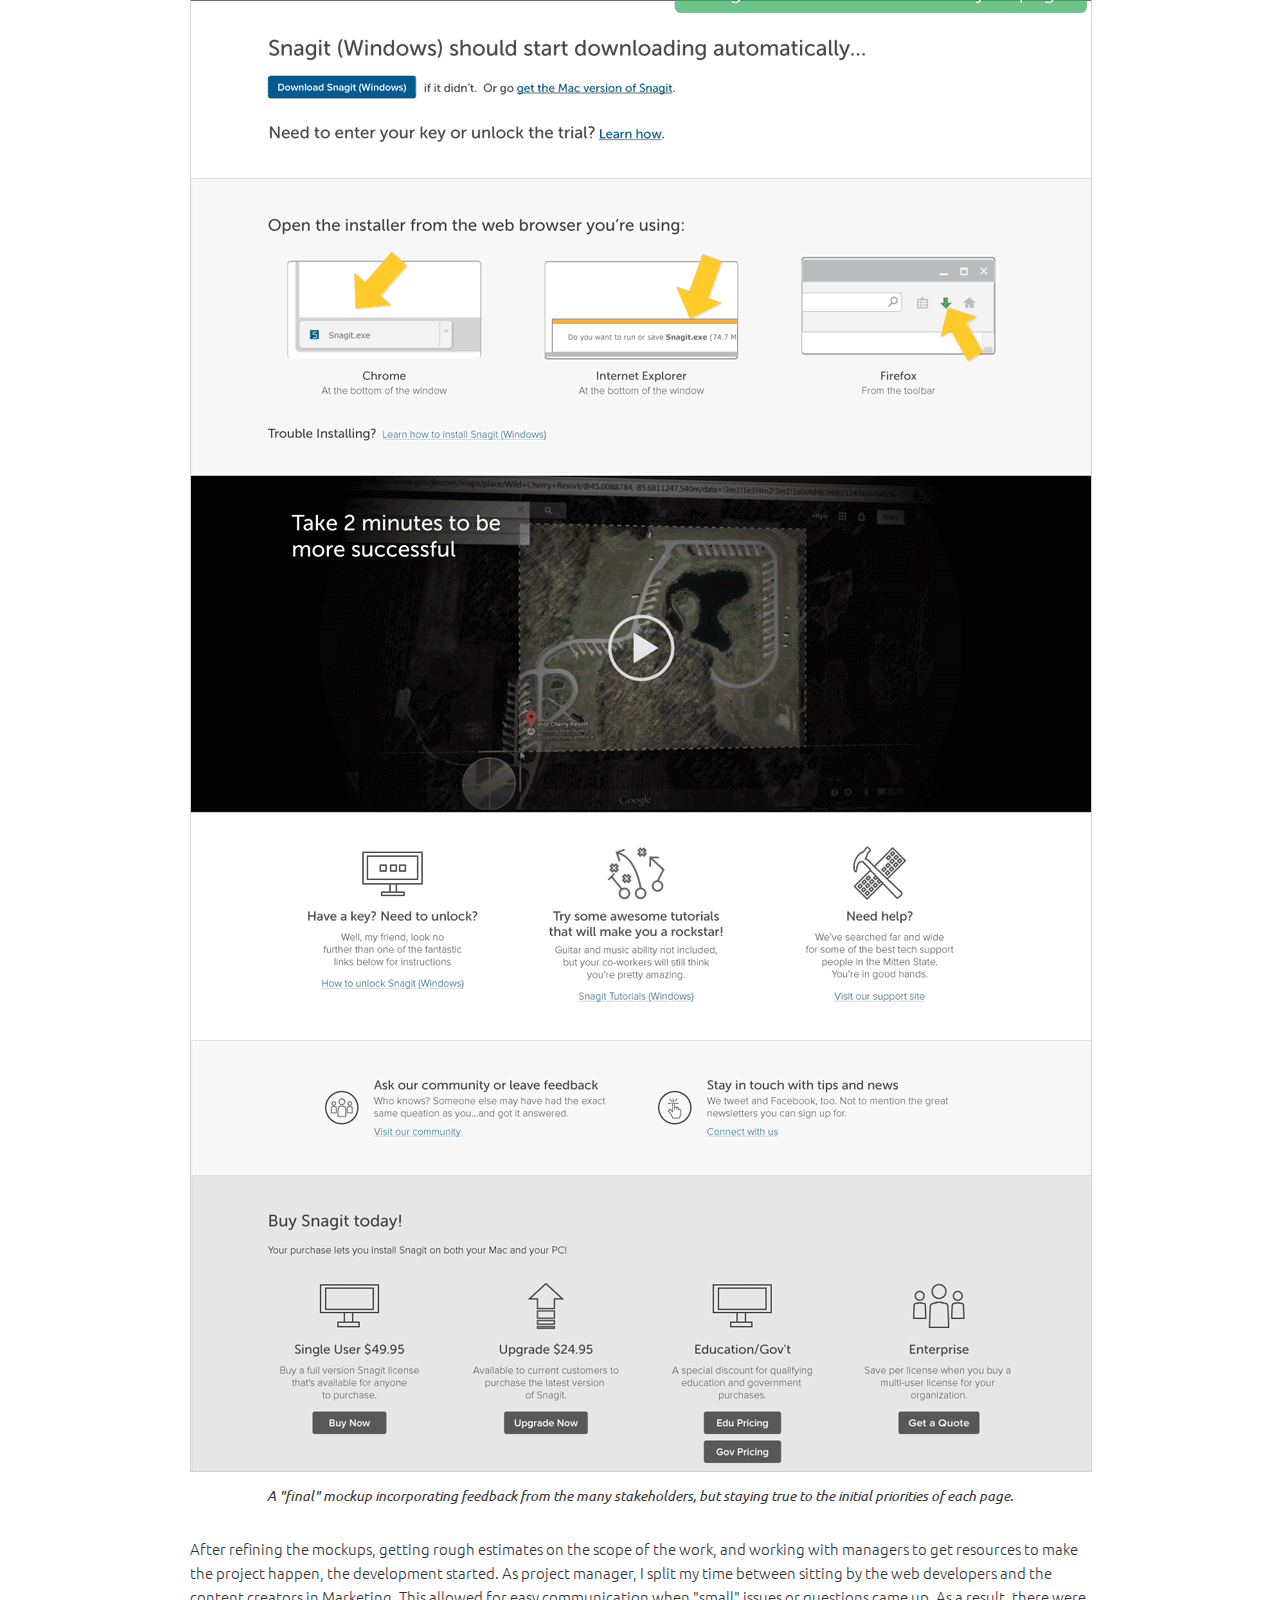
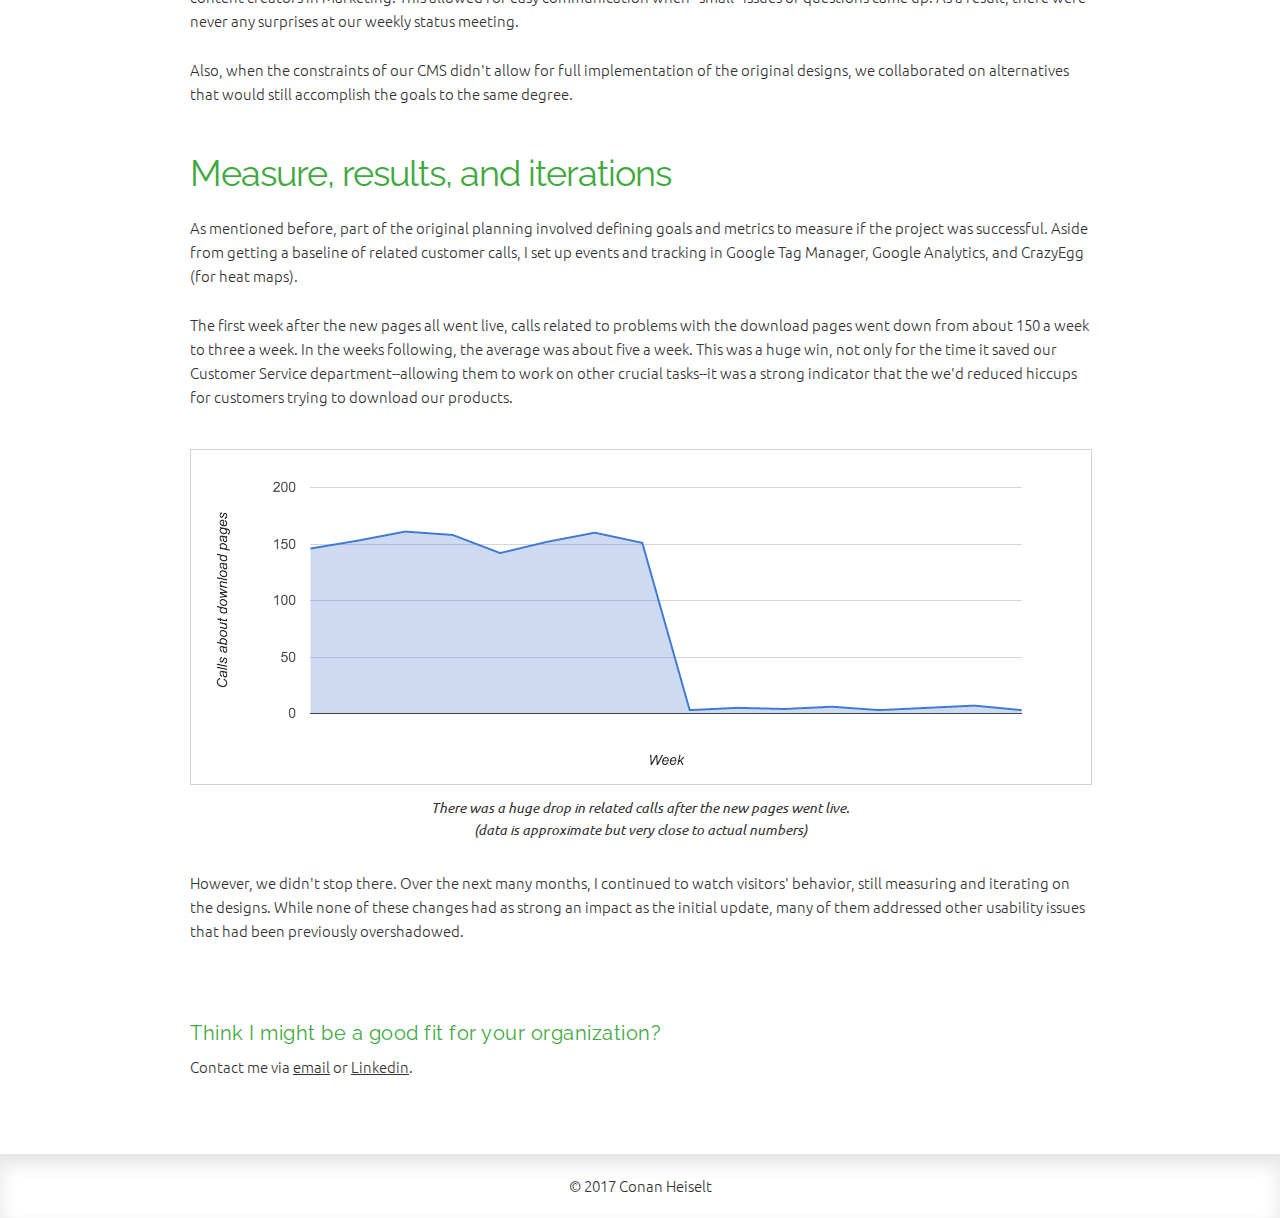
<file: download-pages.html>
<!DOCTYPE html>
<html>
<head>
    <!-- Basic Page Needs
  –––––––––––––––––––––––––––––––––––––––––––––––––– -->
    <meta charset="utf-8">
	<title>Portfolio of Conan Heiselt - Improving the Download Experience</title>
    <meta name="description" content="">
    <meta name="author" content="">
    <!-- Mobile Specific Metas
  –––––––––––––––––––––––––––––––––––––––––––––––––– -->
    <meta name="viewport" content="width=device-width, initial-scale=1">
    <!-- FONT
  –––––––––––––––––––––––––––––––––––––––––––––––––– -->
    <link href="//fonts.googleapis.com/css?family=Raleway:400,700" rel="stylesheet" type="text/css">
    <link href='https://fonts.googleapis.com/css?family=Ubuntu:300,500' rel='stylesheet' type='text/css'>
    <!-- CSS
  –––––––––––––––––––––––––––––––––––––––––––––––––– -->
    <link rel="stylesheet" href="css/normalize.css">
    <link rel="stylesheet" href="css/skeleton.css">
    <link rel=stylesheet href="css/styles.css">
    <!-- Favicon
  –––––––––––––––––––––––––––––––––––––––––––––––––– -->
    <link rel="icon" type="image/png" href="images/favicon.png">
</head>
<body>
  <!-- Google Tag Manager -->
  <noscript><iframe src="//www.googletagmanager.com/ns.html?id=GTM-T27KD2"
  height="0" width="0" style="display:none;visibility:hidden"></iframe></noscript>
  <script>(function(w,d,s,l,i){w[l]=w[l]||[];w[l].push({'gtm.start':
  new Date().getTime(),event:'gtm.js'});var f=d.getElementsByTagName(s)[0],
  j=d.createElement(s),dl=l!='dataLayer'?'&l='+l:'';j.async=true;j.src=
  '//www.googletagmanager.com/gtm.js?id='+i+dl;f.parentNode.insertBefore(j,f);
  })(window,document,'script','dataLayer','GTM-T27KD2');</script>
  <!-- End Google Tag Manager -->

	<nav class="navbar">
		<div class="container">
		    <ul class="navbar-list">
		        <li class="home-item">
		        	<span class="navbar-item nav-arrow">&nbsp;</span>
		        	<a href="./" title="Home" class="navbar-link"><span class="navbar-item home-item">Hi, I'm Conan</span></a>
		        	<a href="widgets.html" title="Pricing widgets" class="nav-arrow navbar-link"><span class="navbar-item">&gt;</span></a>
		        </li>
		     	<li><span  class="navbar-item current">Downloads</span></li>
		     	<li><a href="widgets.html" class="navbar-link"><span class="navbar-item">Widgets</span></a></li>
		     	<li><a href="accounts.html" class="navbar-link"><span class="navbar-item">Accounts</span></a></li>
		    </ul>
		</div>
	</nav>

	<div class="section header" id="download-header">
		<div class="container">
			<div class="row">
				<h1>Improving the Download Experience</h1>
			</div>
		</div>
	</div>

	<div class="section content">
		<div class="container">
			<div class="row summary">
				<p>Most of the projects I work on involve a team from the start; however, this one was championed and lead primarily by me. While during the pre-development phase I operated on my own, I was constantly consulting with and pulling others in for information, feedback, and validation.</p>

				<p>Working with key stakeholders was essential to the process of getting things right.</p>		
			</div>
		</div>

		<div class="container">
			<div class="row">
				<h2>Uncovering the problem</h2>

				<p>One of the things I like doing when moving to a new project is to get to know and observe its end users. So, when I first joined the web team, I set up a meeting with the whole customer service department. Although I had pored over the website analytics for trends, this group has one-on-one conversations with those that struggle with and give up on our Internet presence. I asked them do a brain dump of all of the problems they see related to our website, and the list was...<em>long.</em></p>

				<div class="portfolio-image">
					<img src="./images/download1.png" alt="Screenshot of the old download page">
					<div class="caption">Aside from needing visual modernization, the old download page had several fairly serious usability problems.</div>
				</div>

				<p>Later, as part of two other projects, I did the same thing, each time with a more specific focus. One of the themes that came up during every meeting was the relatively high number of calls they got every day by people confused by the download page we have specifically for customers that own our products (vs. trial users).</p>

				<h2>Nothing exists in isolation</h2>

				<p>I began talking to people all over the company that had experience with, or a stake in, the download experience (product managers, instructional designers, technical support, customer service, eCommerce manager, etc.) for more insights. I also looked at usage numbers and behaviors in Google Analytics, NPS survey data, and set up events in Google Tag Manager to track how visitors were using the page.</p>

				<p>In identifying the specific points of confusion and the three main types of customers that came to that page, a correlation with earlier phases of their interaction with our products and website emerged. With a more complete understanding of the entire context, I sketched out the common finding-through-buying work flows to help me better understand the users' stories and moments of frustration. This process uncovered many <em>mostly</em> known small issues throughout that were collectively causing a lot of confusion. We also, clearly, had the opportunity to tighten up the entire experience so similar actions they performed (e.g. find and download the trial, evaluate it, find and purchase it, and later re-downloading it) actually felt familiar and contiguous.</p>

				<div class="portfolio-image">
					<img src="./images/download3.jpg" alt="sketchs of the Snagit trial workflow">
					<div class="caption">A couple of sketches outlining the main workflows that experience difficulties with the old download processes.</div>
				</div>

				<p>Since one of the issues with the download experience for new customers was caused by the way the installer worked, I met with the product owner to discuss alternatives. Even though the issue had been around for a while it was very easy to fix; everyone just thought it was difficult so didn't bring it up.</p>


				<h2>Re-scoping and ideating</h2>

				<p>While my original plan was to just improve a couple of pages, I worked with several stakeholders to explore the idea of expanding the plan to include all of the pages related to our software. The goals expanded as well, to not only solve confusion of those who just purchased our software and wanted to download--or re-download--it, but to make the entire exploration, trial, post-purchase, and upgrade experience better.</p>

				<p>Along with improvements for our customers, I saw the opportunity to improve our ability to iterate. Even though we had a CMS, most of those pages needed to be updated by developers. This was one of the reasons the problems hadn't been addressed sooner. After consulting with the web staff, we found ways we could make nearly all of the content updatable by designers and content developers, while retaining the ability to dynamically adjust to new product releases.</p>

				<p>Given the large number of stakeholders that needed to be involved, along with the many types of content and calls to action presented during the existing work flow, I created a prioritized list of goals and problems to solve for the project, as well as for each page we'd be updating. This helped me focus work flow and UI designs later.</p>

				<p>From those goals, I also created metrics we'd use to measure the successfulness of the changes we'd made.</p>

				<p>Starting with one of the more important pages and the top two priorities, I began sketching out as many options as I could, iterating as I went based on how well I felt the designs would likely meet the primary goals of the pages. From the sketches and early input from others, I moved on to mockups to better communicate the implementations I had in mind to meet the goals. These, of course, went through several iterations as well.</p>

				<div class="portfolio-image">
					<img src="./images/download5.jpg" alt="early sketches to explore possibilities and questions">
					<div class="caption">An early pass at quickly sketching out UI designs, with notes of data analyses I gathered as questions and ideas came up.</div>
				</div>

				<h2>Making it happen</h2>

				<p>With initial mockups, prioritized goals, and a fairly comprehensive proposal, I sent them all to the stakeholders. Then I met with each individually to make sure they all had their questions answered and were able to give their full, honest feedback. I tried to focus the discussions around the problems we wanted to solve, priorities, and information that hadn't been taken into account yet.</p>

				<p>Of course, there were considerations I hadn't made, elements of the designs that weren't fully developed, and discussions about edge cases. At this stage especially, the list of priorities we'd all agreed on earlier really helped to progress the project forward instead of getting dragged down by the particular focus of each department.</p>

				<div class="portfolio-image">
					<img src="./images/download7.png" alt="final mockups prepared for implementation">
					<div class="caption">A "final" mockup incorporating feedback from the many stakeholders, but staying true to the initial priorities of each page.</div>
				</div>

				<p>After refining the mockups, getting rough estimates on the scope of the work, and working with managers to get resources to make the project happen, the development started. As project manager, I split my time between sitting by the web developers and the content creators in Marketing. This allowed for easy communication when "small" issues or questions came up. As a result, there were never any surprises at our weekly status meeting.</p>

				<p>Also, when the constraints of our CMS didn't allow for full implementation of the original designs, we collaborated on alternatives that would still accomplish the goals to the same degree.</p>



				<h2>Measure, results, and iterations</h2>

				<p>As mentioned before, part of the original planning involved defining goals and metrics to measure if the project was successful. Aside from getting a baseline of related customer calls, I set up events and tracking in Google Tag Manager, Google Analytics, and CrazyEgg (for heat maps).</p>

				<p>The first week after the new pages all went live, calls related to problems with the download pages went down from about 150 a week to three a week. In the weeks following, the average was about five a week. This was a huge win, not only for the time it saved our Customer Service department--allowing them to work on other crucial tasks--it was a strong indicator that the we'd reduced hiccups for customers trying to download our products.</p>

				<div class="portfolio-image">
					<img src="./images/download9.png" alt="graph of phone calls per week related to download page problems">
					<div class="caption">There was a huge drop in related calls after the new pages went live.<br> (data is approximate but very close to actual numbers)</div>
				</div>

				<p>However, we didn't stop there. Over the next many months, I continued to watch visitors' behavior, still measuring and iterating on the designs. While none of these changes had as strong an impact as the initial update, many of them addressed other usability issues that had been previously overshadowed.</p>
			</div>

            <div class="row contact-footer">
                <div class="twelve columns">
                  <h5>Think I might be a good fit for your organization?</h5>
                  <p>Contact me via <a href="mailto:conan.heiselt@gmail.com?subject=contact from website" "email me">email</a> or <a href="https://www.linkedin.com/in/cheiselt">Linkedin</a>.</p>
                </div>
            </div>
		</div>
			
	</div>



    <div class="section footer" id="download-header">
      <div class="container">
        <div class="row">
          &copy; 2017 Conan Heiselt
        </div>
      </div>
    </div>	

</body>
</html>
</file>
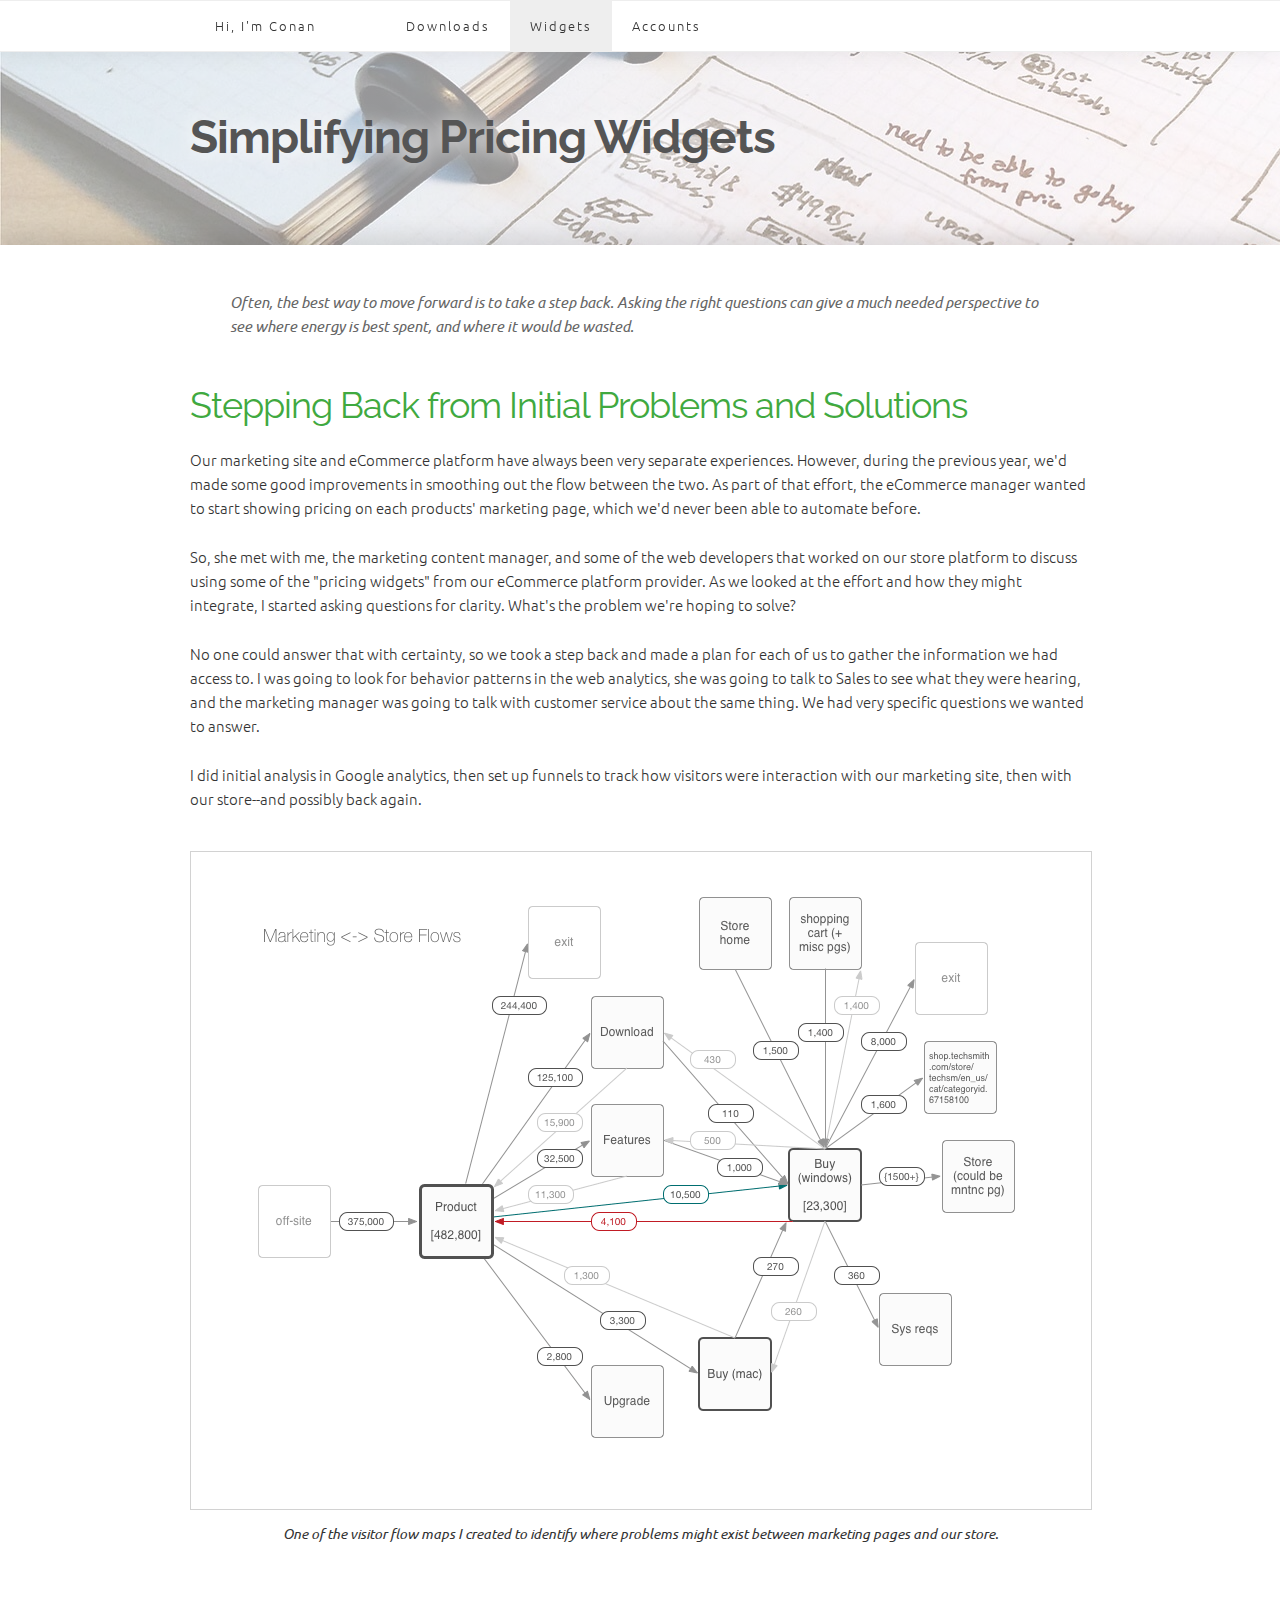
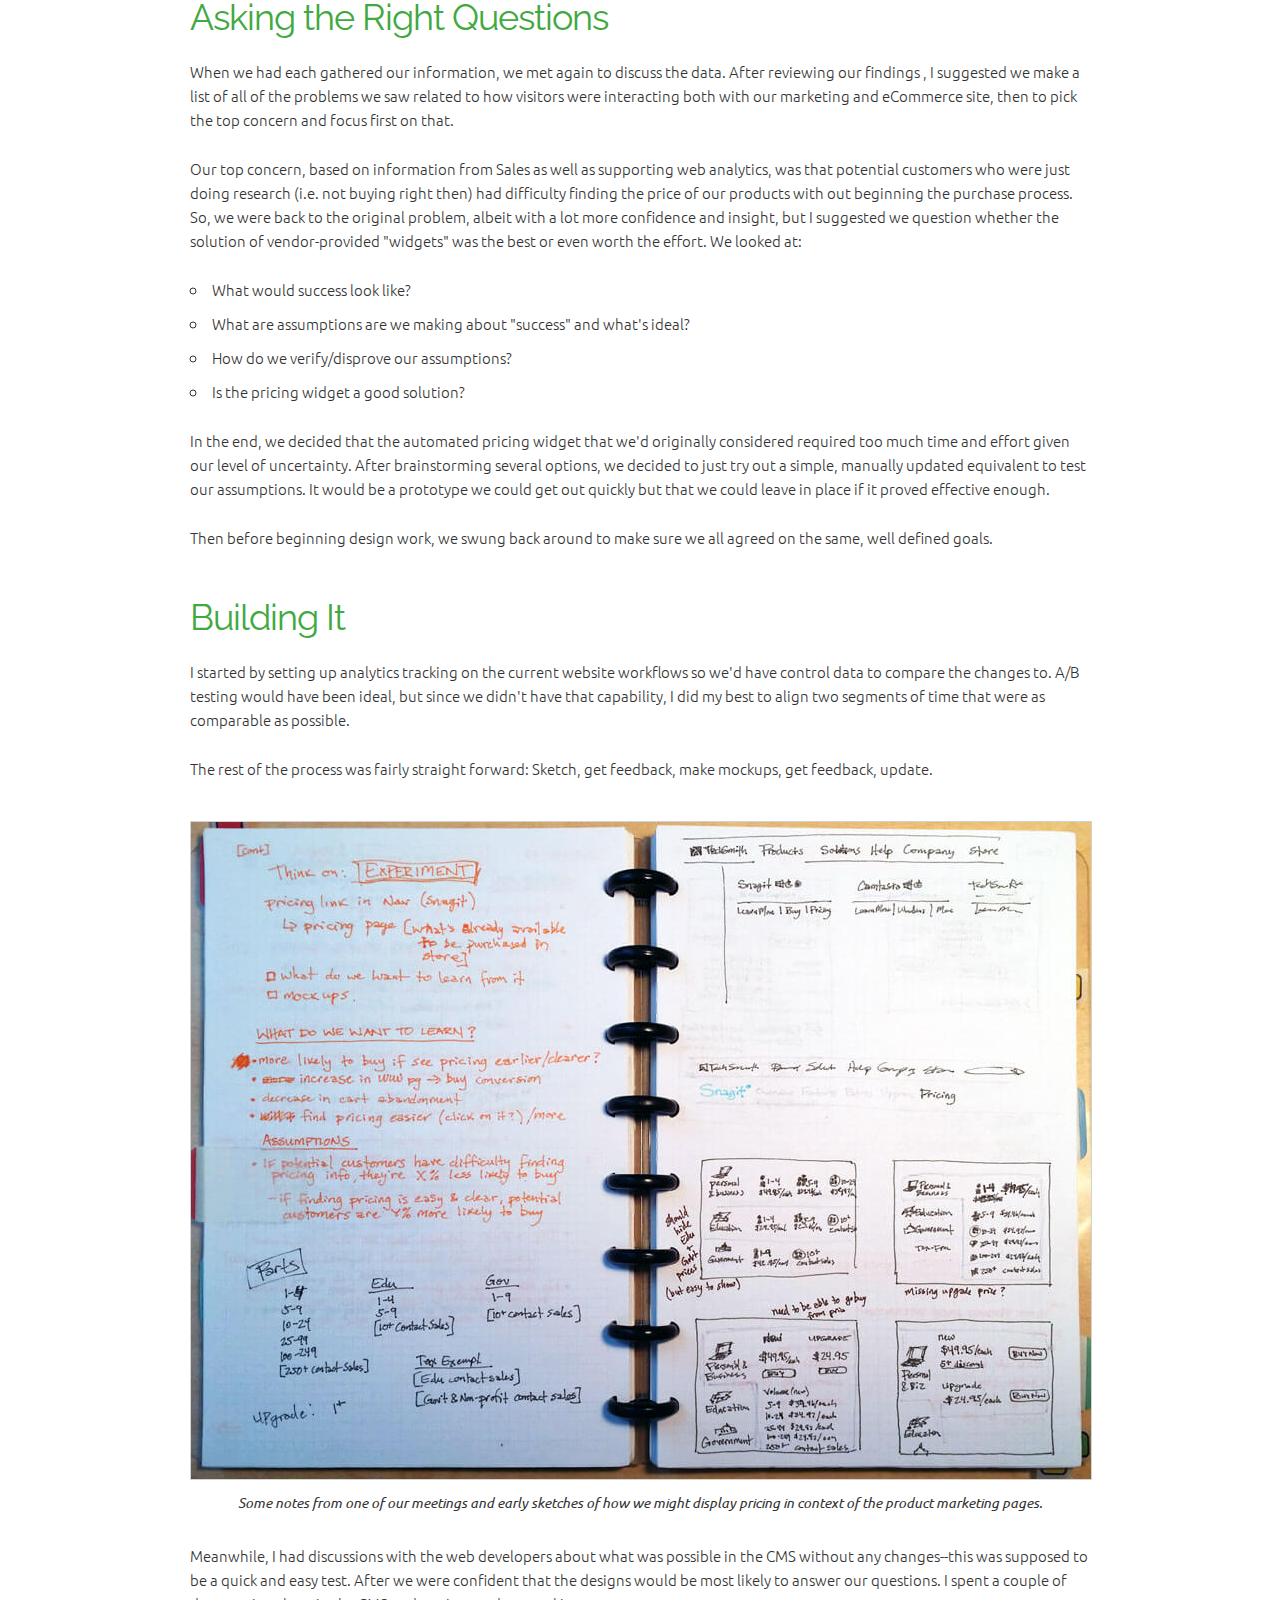
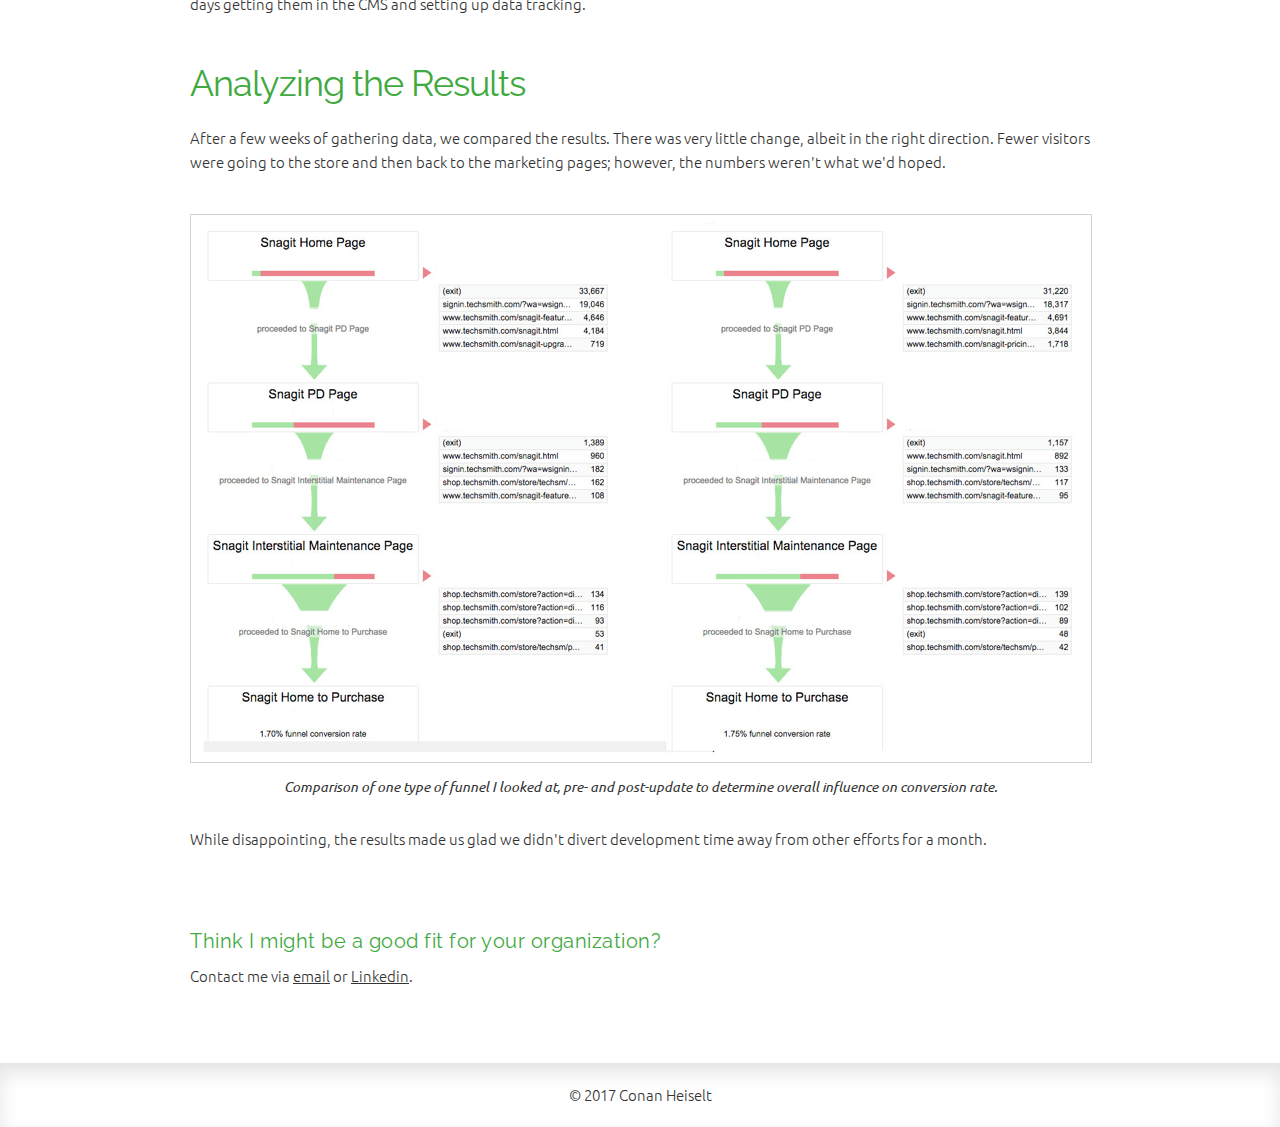
<file: widgets.html>
<!DOCTYPE html>
<html>
<head>
    <!-- Basic Page Needs
  –––––––––––––––––––––––––––––––––––––––––––––––––– -->
    <meta charset="utf-8">
	<title>Portfolio of Conan Heiselt - Simplifying Pricing Widgets</title>
    <meta name="description" content="">
    <meta name="author" content="">
    <!-- Mobile Specific Metas
  –––––––––––––––––––––––––––––––––––––––––––––––––– -->
    <meta name="viewport" content="width=device-width, initial-scale=1">
    <!-- FONT
  –––––––––––––––––––––––––––––––––––––––––––––––––– -->
    <link href="//fonts.googleapis.com/css?family=Raleway:400,700" rel="stylesheet" type="text/css">
    <link href='https://fonts.googleapis.com/css?family=Ubuntu:300,500' rel='stylesheet' type='text/css'>
    <!-- CSS
  –––––––––––––––––––––––––––––––––––––––––––––––––– -->
    <link rel="stylesheet" href="css/normalize.css">
    <link rel="stylesheet" href="css/skeleton.css">
    <link rel=stylesheet href="css/styles.css">
    <!-- Favicon
  –––––––––––––––––––––––––––––––––––––––––––––––––– -->
    <link rel="icon" type="image/png" href="images/favicon.png">
</head>
<body>
  <!-- Google Tag Manager -->
  <noscript><iframe src="//www.googletagmanager.com/ns.html?id=GTM-T27KD2"
  height="0" width="0" style="display:none;visibility:hidden"></iframe></noscript>
  <script>(function(w,d,s,l,i){w[l]=w[l]||[];w[l].push({'gtm.start':
  new Date().getTime(),event:'gtm.js'});var f=d.getElementsByTagName(s)[0],
  j=d.createElement(s),dl=l!='dataLayer'?'&l='+l:'';j.async=true;j.src=
  '//www.googletagmanager.com/gtm.js?id='+i+dl;f.parentNode.insertBefore(j,f);
  })(window,document,'script','dataLayer','GTM-T27KD2');</script>
  <!-- End Google Tag Manager -->

	<nav class="navbar">
		<div class="container">
		    <ul class="navbar-list">
		        <li class="home-item">
		        	<a href="download-pages.html" title="Download pages" class="nav-arrow navbar-link"><span class="navbar-item">&lt;</span></a>
		        	<a href="./" title="Home" class="navbar-link"><span class="navbar-item home-item">Hi, I'm Conan</span></a>
		        	<a href="accounts.html" title="Customer accounts" class="nav-arrow navbar-link"><span class="navbar-item">&gt;</span></a>
		        </li>
		     	<li><a href="download-pages.html" class="navbar-link" title="Downloads"><span class="navbar-item">Downloads</span></a></li>
		     	<li><span class="navbar-item current">Widgets</span></li>
		     	<li><a href="accounts.html" class="navbar-link" title="Accounts"><span class="navbar-item">Accounts</span></a></li>
		    </ul>
		</div>
	</nav>

	<div class="section header" id="widgets-header">
		<div class="container">
			<div class="row">
				<h1>Simplifying Pricing Widgets</h1>
			</div>
		</div>
	</div>

	<div class="section content">
		<div class="container">
			<div class="row summary">
				<p>Often, the best way to move forward is to take a step back. Asking the right questions can give a much needed perspective to see where energy is best spent, and where it would be wasted.</p>			
			</div>
		</div>

		<div class="container">
			<div class="row">
				<h2>Stepping Back from Initial Problems and Solutions</h2>

				<p>Our marketing site and eCommerce platform have always been very separate experiences. However, during the previous year, we'd made some good improvements in smoothing out the flow between the two. As part of that effort, the eCommerce manager wanted to start showing pricing on each products' marketing page, which we'd never been able to automate before.</p>

				<p>So, she met with me, the marketing content manager, and some of the web developers that worked on our store platform to discuss using some of the "pricing widgets" from our eCommerce platform provider. As we looked at the effort and how they might integrate, I started asking questions for clarity. What's the problem we're hoping to solve?</p>

				<p>No one could answer that with certainty, so we took a step back and made a plan for each of us to gather the information we had access to. I was going to look for behavior patterns in the web analytics, she was going to talk to Sales to see what they were hearing, and the marketing manager was going to talk with customer service about the same thing. We had very specific questions we wanted to answer.</p>

				<p>I did initial analysis in Google analytics, then set up funnels to track how visitors were interaction with our marketing site, then with our store--and possibly back again.</p>

				<div class="portfolio-image">
					<img src="./images/widgets1.png" alt="mapping of vistor flows between marketing site and store">
					<div class="caption">One of the visitor flow maps I created to identify where problems might exist between marketing pages and our store.</div>
				</div>				


				<h2>Asking the Right Questions</h2>

				<p>When we had each gathered our information, we met again to discuss the data. After reviewing our findings	, I suggested we make a list of all of the problems we saw related to how visitors were interacting both with our marketing and eCommerce site, then to pick the top concern and focus first on that.</p>

				<p>Our top concern, based on information from Sales as well as supporting web analytics, was that potential customers who were just doing research (i.e. not buying right then) had difficulty finding the price of our products with out beginning the purchase process. So, we were back to the original problem, albeit with a lot more confidence and insight, but I suggested we question whether the solution of vendor-provided "widgets" was the best or even worth the effort. We looked at:</p>

				<ul>
				    <li>What would success look like?</li>
				    <li>What are assumptions are we making about "success" and what's ideal?</li>
				    <li>How do we verify/disprove our assumptions?</li>
				    <li>Is the pricing widget a good solution?</li>
				</ul>

				<p>In the end, we decided that the automated pricing widget that we'd originally considered required too much time and effort given our level of uncertainty. After brainstorming several options, we decided to just try out a simple, manually updated equivalent to test our assumptions. It would be a prototype we could get out quickly but that we could leave in place if it proved effective enough.</p>

				<p>Then before beginning design work, we swung back around to make sure we all agreed on the same, well defined goals.</p>


				<h2>Building It</h2>

				<p>I started by setting up analytics tracking on the current website workflows so we'd have control data to compare the changes to. A/B testing would have been ideal, but since we didn't have that capability, I did my best to align two segments of time that were as comparable as possible.</p>

				<p>The rest of the process was fairly straight forward: Sketch, get feedback, make mockups, get feedback, update.</p> 

				<div class="portfolio-image">
					<img src="./images/widgets3.jpg" alt="notes from our meetings and early sketches">
					<div class="caption">Some notes from one of our meetings and early sketches of how we might display pricing in context of the product marketing pages.</div>
				</div>

				<p>Meanwhile, I had discussions with the web developers about what was possible in the CMS without any changes--this was supposed to be a quick and easy test. After we were confident that the designs would be most likely to answer our questions. I spent a couple of days getting them in the CMS and setting up data tracking.</p>


				<h2>Analyzing the Results</h2>

				<p>After a few weeks of gathering data, we compared the results. There was very little change, albeit in the right direction. Fewer visitors were going to the store and then back to the marketing pages; however, the numbers weren't what we'd hoped.</p>

				<div class="portfolio-image">
					<img src="./images/widgets5.png" alt="comparison of pre- and post-change funnels in Google Analytics">
					<div class="caption">Comparison of one type of funnel I looked at, pre- and post-update to determine overall influence on conversion rate.</div>
				</div>

				<p>While disappointing, the results made us glad we didn't divert development time away from other efforts for a month. 

			</div>

            <div class="row contact-footer">
                <div class="twelve columns">
                  <h5>Think I might be a good fit for your organization?</h5>
                  <p>Contact me via <a href="mailto:conan.heiselt@gmail.com?subject=contact from website" "email me">email</a> or <a href="https://www.linkedin.com/in/cheiselt">Linkedin</a>.</p>
                </div>
            </div>
		</div>
			
		
	</div>

    <div class="section footer" id="widgets-header">
      <div class="container">
        <div class="row">
          &copy; 2017 Conan Heiselt
        </div>
      </div>
    </div>

</body>
</html>
</file>
<file: css/skeleton.css>
/*
* Skeleton V2.0.4
* Copyright 2014, Dave Gamache
* www.getskeleton.com
* Free to use under the MIT license.
* http://www.opensource.org/licenses/mit-license.php
* 12/29/2014
*/


/* Table of contents
––––––––––––––––––––––––––––––––––––––––––––––––––
- Grid
- Base Styles
- Typography
- Links
- Buttons
- Forms
- Lists
- Code
- Tables
- Spacing
- Utilities
- Clearing
- Media Queries
*/


/* Grid
–––––––––––––––––––––––––––––––––––––––––––––––––– */
.container {
  position: relative;
  width: 100%;
  max-width: 960px;
  margin: 0 auto;
  padding: 0;
  box-sizing: border-box; }
.column,
.columns {
  width: 100%;
  float: left;
  box-sizing: border-box; }


/* For devices larger than 650px */
@media (min-width: 650px) {
  .container {
    width: 90%; }
  .column,
  .columns {
    margin-left: 4%; }
  .column:first-child,
  .columns:first-child {
    margin-left: 0; }

  .one.column,
  .one.columns                    { width: 4.66666666667%; }
  .two.columns                    { width: 13.3333333333%; }
  .three.columns                  { width: 22%;            }
  .four.columns                   { width: 30.6666666667%; }
  .five.columns                   { width: 39.3333333333%; }
  .six.columns                    { width: 48%;            }
  .seven.columns                  { width: 56.6666666667%; }
  .eight.columns                  { width: 65.3333333333%; }
  .nine.columns                   { width: 74.0%;          }
  .ten.columns                    { width: 82.6666666667%; }
  .eleven.columns                 { width: 91.3333333333%; }
  .twelve.columns                 { width: 100%; margin-left: 0; }

  .one-third.column               { width: 30.6666666667%; }
  .two-thirds.column              { width: 65.3333333333%; }

  .one-half.column                { width: 48%; }

  /* Offsets */
  .offset-by-one.column,
  .offset-by-one.columns          { margin-left: 8.66666666667%; }
  .offset-by-two.column,
  .offset-by-two.columns          { margin-left: 17.3333333333%; }
  .offset-by-three.column,
  .offset-by-three.columns        { margin-left: 26%;            }
  .offset-by-four.column,
  .offset-by-four.columns         { margin-left: 34.6666666667%; }
  .offset-by-five.column,
  .offset-by-five.columns         { margin-left: 43.3333333333%; }
  .offset-by-six.column,
  .offset-by-six.columns          { margin-left: 52%;            }
  .offset-by-seven.column,
  .offset-by-seven.columns        { margin-left: 60.6666666667%; }
  .offset-by-eight.column,
  .offset-by-eight.columns        { margin-left: 69.3333333333%; }
  .offset-by-nine.column,
  .offset-by-nine.columns         { margin-left: 78.0%;          }
  .offset-by-ten.column,
  .offset-by-ten.columns          { margin-left: 86.6666666667%; }
  .offset-by-eleven.column,
  .offset-by-eleven.columns       { margin-left: 95.3333333333%; }

  .offset-by-one-third.column,
  .offset-by-one-third.columns    { margin-left: 34.6666666667%; }
  .offset-by-two-thirds.column,
  .offset-by-two-thirds.columns   { margin-left: 69.3333333333%; }

  .offset-by-one-half.column,
  .offset-by-one-half.columns     { margin-left: 52%; }

}


/* Base Styles
–––––––––––––––––––––––––––––––––––––––––––––––––– */
/* NOTE
html is set to 62.5% so that all the REM measurements throughout Skeleton
are based on 10px sizing. So basically 1.5rem = 15px :) */
html {
  font-size: 62.5%; }
body {
  font-size: 1.5em; /* currently ems cause chrome bug misinterpreting rems on body element */
  line-height: 1.6;
  font-weight: 300;
  font-family: 'Ubuntu', "HelveticaNeue", "Helvetica Neue", Helvetica, Arial, sans-serif;
  color: #333; }


/* Typography
–––––––––––––––––––––––––––––––––––––––––––––––––– */
h1, h2, h3, h4, h5, h6 {
  margin-top: 0;
  margin-bottom: 2rem;
  font-family: "Raleway", "HelveticaNeue", "Helvetica Neue", Helvetica, Arial, sans-serif;
  font-weight: 400;
  color: #555; }
h1 { font-size: 4.0rem; line-height: 1.2;  letter-spacing: -.1rem; font-weight: 700;}
h2 { font-size: 3.0rem; line-height: 1.25; letter-spacing: -.1rem; }
h3 { font-size: 2.4rem; line-height: 1.3;  letter-spacing: -.1rem; }
h4 { font-size: 2.0rem; line-height: 1.35; letter-spacing: 0rem; }
h5 { font-size: 1.8rem; line-height: 1.5;  letter-spacing: .05rem; }
h6 { font-size: 1.5rem; line-height: 1.6;  letter-spacing: 0; }

/* Larger than phablet */
@media (min-width: 550px) {
  h1 { font-size: 4.6rem; }
  h2 { font-size: 3.6rem; }
  h3 { font-size: 3.0rem; }
  h4 { font-size: 2.4rem; }
  h5 { font-size: 2.0rem; }
  h6 { font-size: 1.5rem; }
}

p {
  margin-top: 0; }


/* Links
–––––––––––––––––––––––––––––––––––––––––––––––––– */
a {
  color: #1EAEDB; }
a:hover {
  color: #0FA0CE; }


/* Buttons
–––––––––––––––––––––––––––––––––––––––––––––––––– */
.button,
button,
input[type="submit"],
input[type="reset"],
input[type="button"] {
  display: inline-block;
  height: 38px;
  padding: 0 30px;
  color: #555;
  text-align: center;
  font-size: 11px;
  font-weight: 500;
  line-height: 38px;
  letter-spacing: .1rem;
  text-transform: uppercase;
  text-decoration: none;
  white-space: nowrap;
  background-color: transparent;
  border-radius: 4px;
  border: 1px solid #bbb;
  cursor: pointer;
  box-sizing: border-box; }
.button:hover,
button:hover,
input[type="submit"]:hover,
input[type="reset"]:hover,
input[type="button"]:hover,
.button:focus,
button:focus,
input[type="submit"]:focus,
input[type="reset"]:focus,
input[type="button"]:focus {
  color: #333;
  border-color: #888;
  outline: 0; }
.button.button-primary,
button.button-primary,
input[type="submit"].button-primary,
input[type="reset"].button-primary,
input[type="button"].button-primary {
  color: #FFF;
  background-color: #33C3F0;
  border-color: #33C3F0; }
.button.button-primary:hover,
button.button-primary:hover,
input[type="submit"].button-primary:hover,
input[type="reset"].button-primary:hover,
input[type="button"].button-primary:hover,
.button.button-primary:focus,
button.button-primary:focus,
input[type="submit"].button-primary:focus,
input[type="reset"].button-primary:focus,
input[type="button"].button-primary:focus {
  color: #FFF;
  background-color: #1EAEDB;
  border-color: #1EAEDB; }


/* Forms
–––––––––––––––––––––––––––––––––––––––––––––––––– */
input[type="email"],
input[type="number"],
input[type="search"],
input[type="text"],
input[type="tel"],
input[type="url"],
input[type="password"],
textarea,
select {
  height: 38px;
  padding: 6px 10px; /* The 6px vertically centers text on FF, ignored by Webkit */
  background-color: #fff;
  border: 1px solid #D1D1D1;
  border-radius: 4px;
  box-shadow: none;
  box-sizing: border-box; }
/* Removes awkward default styles on some inputs for iOS */
input[type="email"],
input[type="number"],
input[type="search"],
input[type="text"],
input[type="tel"],
input[type="url"],
input[type="password"],
textarea {
  -webkit-appearance: none;
     -moz-appearance: none;
          appearance: none; }
textarea {
  min-height: 65px;
  padding-top: 6px;
  padding-bottom: 6px; }
input[type="email"]:focus,
input[type="number"]:focus,
input[type="search"]:focus,
input[type="text"]:focus,
input[type="tel"]:focus,
input[type="url"]:focus,
input[type="password"]:focus,
textarea:focus,
select:focus {
  border: 1px solid #33C3F0;
  outline: 0; }
label,
legend {
  display: block;
  margin-bottom: .5rem;
  font-weight: 500; }
fieldset {
  padding: 0;
  border-width: 0; }
input[type="checkbox"],
input[type="radio"] {
  display: inline; }
label > .label-body {
  display: inline-block;
  margin-left: .5rem;
  font-weight: normal; }


/* Lists
–––––––––––––––––––––––––––––––––––––––––––––––––– */
ul {
  list-style: circle inside; }
ol {
  list-style: decimal inside; }
ol, ul {
  padding-left: 0;
  margin-top: 0; }
ul ul,
ul ol,
ol ol,
ol ul {
  margin: 1.5rem 0 1.5rem 3rem;
  font-size: 90%; }
li {
  margin-bottom: 1rem; }


/* Code
–––––––––––––––––––––––––––––––––––––––––––––––––– */
code {
  padding: .2rem .5rem;
  margin: 0 .2rem;
  font-size: 90%;
  white-space: nowrap;
  background: #F1F1F1;
  border: 1px solid #E1E1E1;
  border-radius: 4px; }
pre > code {
  display: block;
  padding: 1rem 1.5rem;
  white-space: pre; }


/* Tables
–––––––––––––––––––––––––––––––––––––––––––––––––– */
th,
td {
  padding: 12px 15px;
  text-align: left;
  border-bottom: 1px solid #E1E1E1; }
th:first-child,
td:first-child {
  padding-left: 0; }
th:last-child,
td:last-child {
  padding-right: 0; }


/* Spacing
–––––––––––––––––––––––––––––––––––––––––––––––––– */
button,
.button {
  margin-bottom: 1rem; }
input,
textarea,
select,
fieldset {
  margin-bottom: 1.5rem; }
pre,
blockquote,
dl,
figure,
table,
p,
ul,
ol,
form {
  margin-bottom: 2.5rem; }


/* Utilities
–––––––––––––––––––––––––––––––––––––––––––––––––– */
.u-full-width {
  width: 100%;
  box-sizing: border-box; }
.u-max-full-width {
  max-width: 100%;
  box-sizing: border-box; }
.u-pull-right {
  float: right; }
.u-pull-left {
  float: left; }


/* Misc
–––––––––––––––––––––––––––––––––––––––––––––––––– */
hr {
  margin-top: 3rem;
  margin-bottom: 3.5rem;
  border-width: 0;
  border-top: 1px solid #E1E1E1; }


/* Clearing
–––––––––––––––––––––––––––––––––––––––––––––––––– */

/* Self Clearing Goodness */
.container:after,
.row:after,
.u-cf {
  content: "";
  display: table;
  clear: both; }


/* Media Queries
–––––––––––––––––––––––––––––––––––––––––––––––––– */
/*
Note: The best way to structure the use of media queries is to create the queries
near the relevant code. For example, if you wanted to change the styles for buttons
on small devices, paste the mobile query code up in the buttons section and style it
there.
*/


/* Larger than mobile */
@media (min-width: 400px) {}

/* Larger than phablet (also point when grid becomes active) */
@media (min-width: 550px) {}

/* Larger than tablet */
@media (min-width: 750px) {}

/* Larger than desktop */
@media (min-width: 1000px) {}

/* Larger than Desktop HD */
@media (min-width: 1200px) {}
</file>
<file: css/styles.css>
/* Styles for conan.heiselt.org */

a {
	color: #333;
}
a:hover {
	color: #333;
}

.section {
	padding: 3em 0 5em 0;
}

.row, .navbar-list {
	padding: 0 2em;
}

#home-footer {
	background-image: linear-gradient(rgba(255,255,255,0.6), rgba(255,255,255,0.5)), url("../images/hero1-sm.jpg");
}

.hero {
	min-height: 320px;
	// background-image: linear-gradient(rgba(44, 172, 33, 0.1), rgba(0,0,0, 1)), url('../images/hero1-sm.jpg');
	background-image: url('../images/hero1-sm.jpg');
	background-attachment: fixed;
	background-position: left top;
	background-repeat: no-repeat;
	overflow: hidden;
}

.hero h1 {
	color: #59B159;
}
.hero h4, .hero h5 {
	color: #666;
}

h2 {
	color: #40a940;
}

@media (min-width: 650px) {
	.hero {
		// background-image: linear-gradient(rgba(44, 172, 33, 0.1), rgba(0,0,0, 1)), url('../images/hero1.jpg');
		background-image: url('../images/hero1.jpg');
	}
	#home-footer {
		background-image: linear-gradient(rgba(255,255,255,0.6), rgba(255,255,255,0.5)), url("../images/hero1.jpg");
	}

}

.hero>.banner {
	width: 100%;
	background-color: rgba(255,255,255, 0.9);
	padding: 2em 0 2em 0;
	// margin: 0;
}

.portfolio, .content {
	box-shadow: 0 -10px 20px 0 rgba(0,0,0,0.10);
	// z-index: 10;
}

@media (min-width: 650px) {
	.hero .row {
		padding: 0;
	}
	.container-header {
		padding: 20px 0 0 0;
	}
}

.portfolio .container-header p {
	margin-bottom: 0;
}

/* Homepage case study boxes */

.box-item {
	position: relative;
	margin-top: 3em;
	padding: 0;
	max-height: 250px;
	overflow: hidden;
	box-shadow: inset 0 0 15px 5px rgba(0,0,0,0.10);
	text-shadow: 0 0 3px rgba(255, 255, 255, 0.8);
}

#accounts-box .text, #widgets-box .text {
	background-color: rgba(255,255,255,0.9);
}

.box-item .text {
	position: relative;
	height: 250px;
	float: right;
	padding: 2em 2em 1em 2em;
	z-index: 100;
	background-color: rgba(255,255,255,0.7);
	box-shadow: -5px 0 40px 0 rgba(0,0,0,0.15);
	transition: all 0.3s ease;
}

.box-item:hover .text {
	background-color: rgba(255,255,255,0.9);
}

@media (min-width: 650px) {
	.box-item .text {
		min-width: 475px;
	}
}


.box-header {
	margin-bottom: 0.5rem;
}

.box-body {
	padding: 0.5em 0 1em 0;
}

.box-image {
	position: absolute;
	overflow: hidden;
}

.box-item .shade {
	position: absolute;
	width: 100%;
	height: 250px;
	background-color: rgba(255,255,255,0.1);
	left: -100%;
	top: 0;
	z-index: 10;
	transition: all .4s ease;
}
.box-item:hover .shade {
	background-color: rgba(0,0,0,0.5);
	left: 0;
}

.box-item .button {
	position: absolute;
	float: right;
	right: 2.85em;
	bottom: 1.5em;
	color: #1EAEDB;
	transition: all .3s ease;
}
.box-item:hover .button {
	/*background-color: rgba(255, 255, 255, 0.3); */
	border: 1px solid #1EAEDB;
}
.button:hover {
	background-color: rgba(255, 255, 255, 0.6);
}

.tools {
	background-color: #f2f2f2;
	border: 1px solid #eee;
	box-shadow: inset 0 0 25px 0 rgba(0,0,0,0.10);
	// z-index: -10;
}

.tool-row {
	padding-right: 1em;
}
@media (min-width: 650px) {
	.tool-row {
		padding-right: 4em;
	}
}

.tool-glyph {
	width: 50px;
	float: left;
}

.tool-glyph img path {
	fill: #555;
}

.tool-set {
	margin-left: 70px;
}

.tools h5 {
	margin-bottom: 0;
}

.contact p {
	margin-bottom: .25rem;
}

.footer {
	text-align: center;
	padding: 20px 0;
	box-shadow: inset 0 10px 20px 0 rgba(0,0,0,0.10);
	background-position: left bottom;
}


/* Case studies pages */
.navbar {
	position: fixed;
	top: 0;
	display: block;
	width: 100%;
	height: 4rem;
	background: #fff;
	z-index: 99;
	border-top: 1px solid #eee;
	border-bottom: 1px solid #eee; 
	box-shadow: 0 0px 25px 0 rgba(0,0,0,0.07);
}
.navbar > .container {
	// width: 100%; 
}
.navbar-list {
	// max-width: 450px;
	list-style: none;
	margin-bottom: 0; 
}
.navbar-list>li {
	margin-bottom: 0;
}
.home-item {
	text-align: center;
}
.home-item {
	padding: 0 2rem;
}
.navbar-item {
	text-decoration: none;
	line-height: 4rem;
	letter-spacing: .08rem;
	font-size: 1.25rem;
	color: #333; 
}
.navbar-list li:not(:first-child) {
	display: none;
}
.navbar-link {
	text-decoration: none;
}

.header {
	background-position: left top;
	margin-top: 4rem;
	padding: 3rem 0;
}
.header, .footer {
	background-attachment: fixed;
	// background-repeat: no-repeat;
	overflow: hidden;
	color: #333;
	text-shadow: 0 0 20px rgba(255, 255, 255, 1);
}

@media (min-width: 450px) {
	.navbar-list li:not(:first-child) {
		display: inline;
	}
	.navbar-item {
		position: relative;
		float: left;
		padding: 0 3% 0 0;
	}
	.home-item .navbar-item {
		margin-right: 20px;
	}
	.nav-arrow {
		display: none;
	}
}

@media (min-width: 650px) {
	.navbar {
		height: 5rem;
	}
	// .navbar-list {
	// 	max-width: 100%;
	// }
	.home-item .navbar-item {
		margin-right: 50px;
		margin-left: -1.5rem;
	}
	.navbar-item {
		// width: auto;
		padding: 0 2rem; 
		letter-spacing: .2rem;
		line-height: 5rem;
		font-size: 1.25rem;
	}
	.header {
		margin-top: 5rem;
		padding: 6rem 0;
	}
	.navbar-item:hover {
		background-color: #ddd;
	}
	.navbar-item.current {
		background-color: #eee;
		// font-weight: 600;
	}

}

.summary {
	font-style: italic;
	margin: 0 4rem 0 4rem;
	color: #666;
}


#download-header {
	background-image: linear-gradient(rgba(255,255,255,0.6), rgba(255,255,255,0.5)), url("../images/header-download-sm.jpg");
}
#widgets-header {
	background-image: linear-gradient(rgba(255,255,255,0.6), rgba(255,255,255,0.5)), url("../images/header-widgets-sm.jpg");
}
#accounts-header {
	background-image: linear-gradient(rgba(255,255,255,0.6), rgba(255,255,255,0.5)), url("../images/header-accounts-sm.jpg");
}
@media (min-width: 650px) {
	#download-header {
		background-image: linear-gradient(rgba(255,255,255,0.6), rgba(255,255,255,0.5)), url("../images/header-download.jpg");
	}
	#widgets-header {
		background-image: linear-gradient(rgba(255,255,255,0.6), rgba(255,255,255,0.5)), url("../images/header-widgets.jpg");
	}
	#accounts-header {
		background-image: linear-gradient(rgba(255,255,255,0.6), rgba(255,255,255,0.5)), url("../images/header-accounts.jpg");
	}	
}

.content h2 {
	padding-top: 2rem;
}

.portfolio-image {
	width: 100%;
	padding: 1.5rem 0;
	margin-bottom: 1.5rem;
	text-align: center;
}
.portfolio-image>img {
	border: 1px solid #d2d2d2;
	max-width: 900px;
	width: inherit;
}
.caption {
	// max-width: 500px;
	padding-top: 0.5em;
	font-style: italic;
	font-size: 1.35rem;
	text-align: center;
}

.contact-footer h5 {
	color: #40a940;
	margin: 5rem 0 .75rem 0;
}
.contact-footer p {
	margin-bottom: 0;
}

/* text styles */
.em {
	font-style: italic;
}

.prettyprint {
	background: #fff;
	font-family: Menlo, 'Bitstream Vera Sans Mono', 'DejaVu Sans Mono', Monaco, Consolas, monospace;
	font-size: 1.25rem;
	padding: 2.5rem 3rem;
	-webkit-font-smoothing: antialiased;
}

.quote {
	border: 1px solid #E1E1E1;
	border-radius: 4px;	
	color: #555;
}

.quote .em {
	font-size: 2rem;
	padding-bottom: 1.5rem;
}

.right-align {
	text-align: right;
}
</file>
